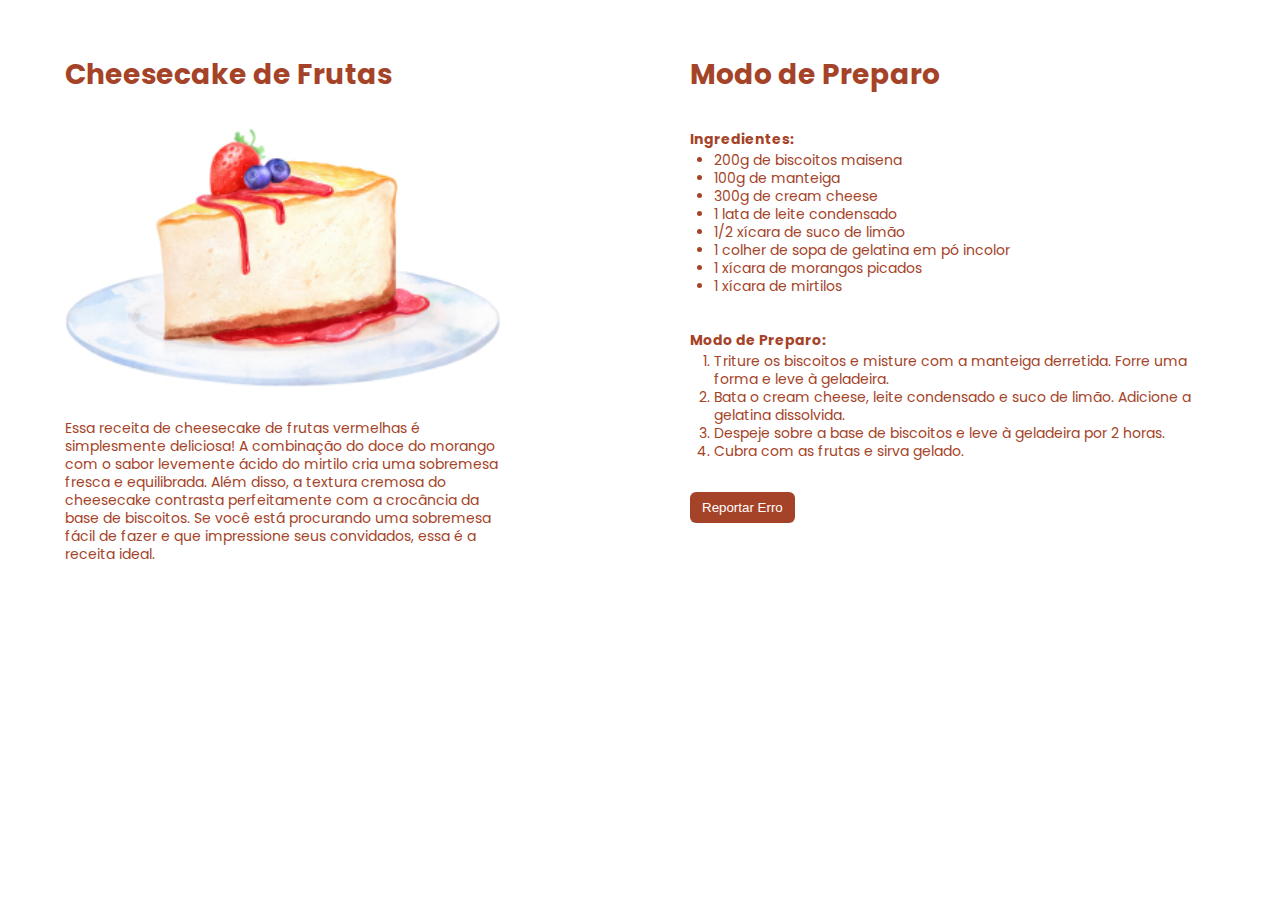
<file: chessecake/index.html>
<!DOCTYPE html>
<html lang="pt-bt">
<head>
    <meta charset="UTF-8">
    <meta name="viewport" content="width=device-width, initial-scale=1.0">
    <title>Chessecake</title>
    <link rel="stylesheet" href="style.css">
    <link rel="preconnect" href="https://fonts.googleapis.com">
    <link rel="preconnect" href="https://fonts.gstatic.com" crossorigin>
    <link href="https://fonts.googleapis.com/css2?family=Poppins:ital,wght@0,100;0,200;0,300;0,400;0,500;0,600;0,700;0,800;0,900;1,100;1,200;1,300;1,400;1,500;1,600;1,700;1,800;1,900&display=swap" rel="stylesheet">
</head>
<body>
    <main>
        <div class="app">
            <h1>Cheesecake de Frutas</h1>
            <img src="./img/bolo.jpg" alt="Fatia do bolo">
            <p>Essa receita de cheesecake de frutas vermelhas é simplesmente deliciosa! A combinação do doce do morango com o sabor levemente ácido do mirtilo cria uma sobremesa fresca e equilibrada. Além disso, a textura cremosa do cheesecake contrasta perfeitamente com a crocância da base de biscoitos. Se você está procurando uma sobremesa fácil de fazer e que impressione seus convidados, essa é a receita ideal.</p>
        </div>
    
        
        <div class="receita">
            <h1>Modo de Preparo</h1>

            <strong>Ingredientes:</strong>
            <ul>
                <li>200g de biscoitos maisena</li>
                <li>100g de manteiga</li>
                <li>300g de cream cheese</li>
                <li>1 lata de leite condensado</li>
                <li>1/2 xícara de suco de limão</li>
                <li>1 colher de sopa de gelatina em pó incolor</li>
                <li>1 xícara de morangos picados</li>
                <li>1 xícara de mirtilos</li>
            </ul>

            <strong>Modo de Preparo:</strong>
            <ol>
                <li>Triture os biscoitos e misture com a manteiga derretida. Forre uma forma e leve à geladeira.</li>
                <li>Bata o cream cheese, leite condensado e suco de limão. Adicione a gelatina dissolvida.</li>
                <li>Despeje sobre a base de biscoitos e leve à geladeira por 2 horas.</li>
                <li>Cubra com as frutas e sirva gelado.</li>
            </ol>
            <button>Reportar Erro</button>

        </div>

    </main>
</body>
</html>
</file>
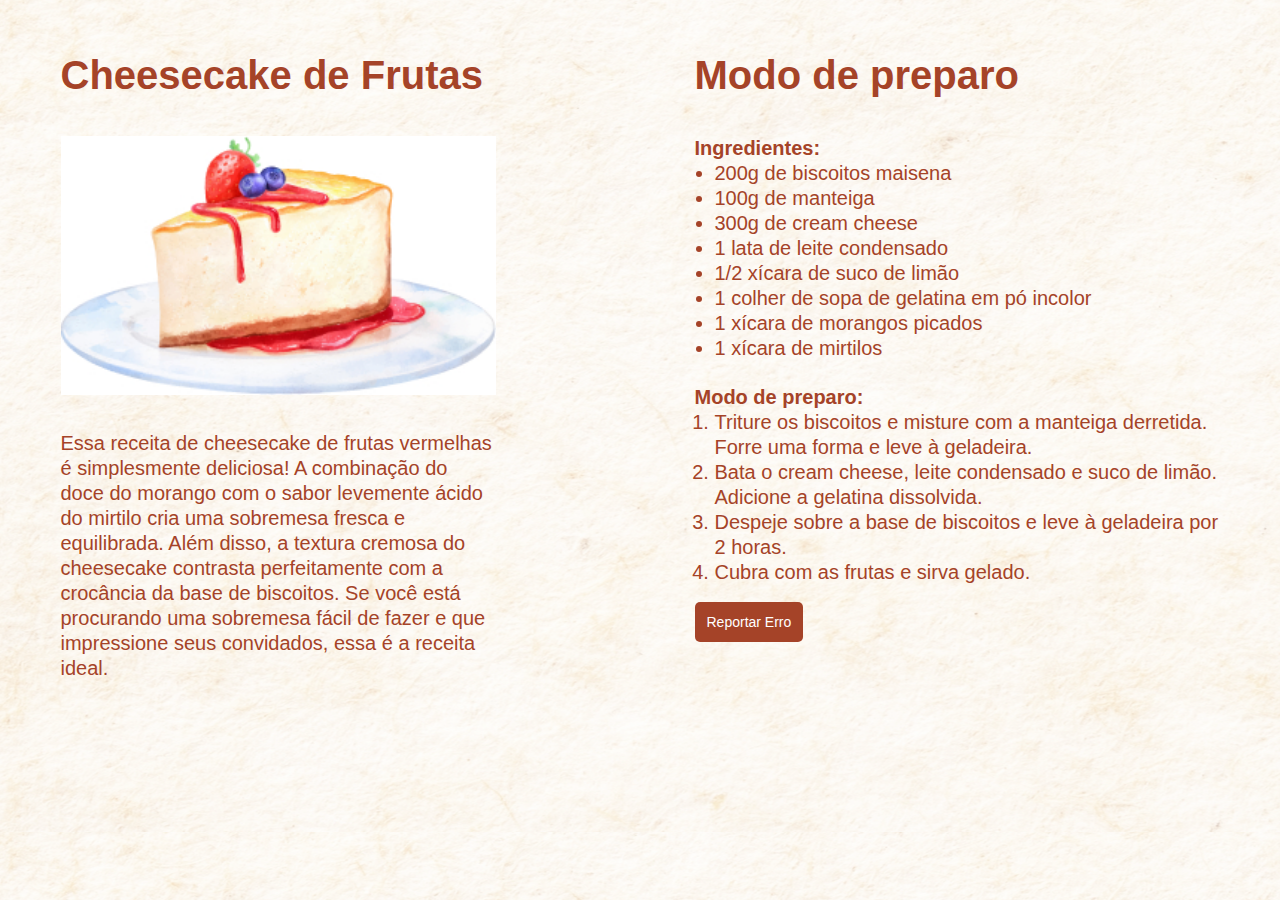
<file: cupcake/index.html>
<!DOCTYPE html>
<html lang="pt-br">
<head>
    <meta charset="UTF-8">
    <meta name="viewport" content="width=device-width, initial-scale=1.0">
    <title>Cheesecake</title>
    <link rel="stylesheet" href="./style.css">
    <link rel="preconnect" href="https://fonts.googleapis.com">
    <link href="https://fonts.googleapis.com/css2?family=Source+Serif+4:wght@400;500;700&display=swap" rel="stylesheet">
    <link rel="preconnect" href="https://fonts.gstatic.com" crossorigin>
</head>
<body>
    <main>

        <div class="recipe">
          <h1>Cheesecake de Frutas</h1>
          <img src="./assets/01.jpg" alt="Imagem de um desenho de bolo de frutas." />
          <p>
            Essa receita de cheesecake de frutas vermelhas é simplesmente
            deliciosa! A combinação do doce do morango com o sabor levemente ácido
            do mirtilo cria uma sobremesa fresca e equilibrada. Além disso, a
            textura cremosa do cheesecake contrasta perfeitamente com a crocância
            da base de biscoitos. Se você está procurando uma sobremesa fácil de
            fazer e que impressione seus convidados, essa é a receita ideal.
          </p>
        </div>
  
        <div class="ingredients">
          <h2>Modo de preparo</h2>
          <strong>Ingredientes:</strong>
          
          <ul>
            <li>200g de biscoitos maisena</li>
            <li>100g de manteiga</li>
            <li>300g de cream cheese</li>
            <li>1 lata de leite condensado</li>
            <li>1/2 xícara de suco de limão</li>
            <li>1 colher de sopa de gelatina em pó incolor</li>
            <li>1 xícara de morangos picados</li>
            <li>1 xícara de mirtilos</li>
          </ul>
  
          <strong>Modo de preparo:</strong>
          
          <ol>
            <li>
              Triture os biscoitos e misture com a manteiga derretida. Forre uma
              forma e leve à geladeira.
            </li>
            <li>
              Bata o cream cheese, leite condensado e suco de limão. Adicione a
              gelatina dissolvida.
            </li>
            <li>
              Despeje sobre a base de biscoitos e leve à geladeira por 2 horas.
            </li>
            <li>Cubra com as frutas e sirva gelado.</li>
          </ol>
  
          <button>Reportar Erro</button>
        </div>

      </main>
</body>
</html>
</file>
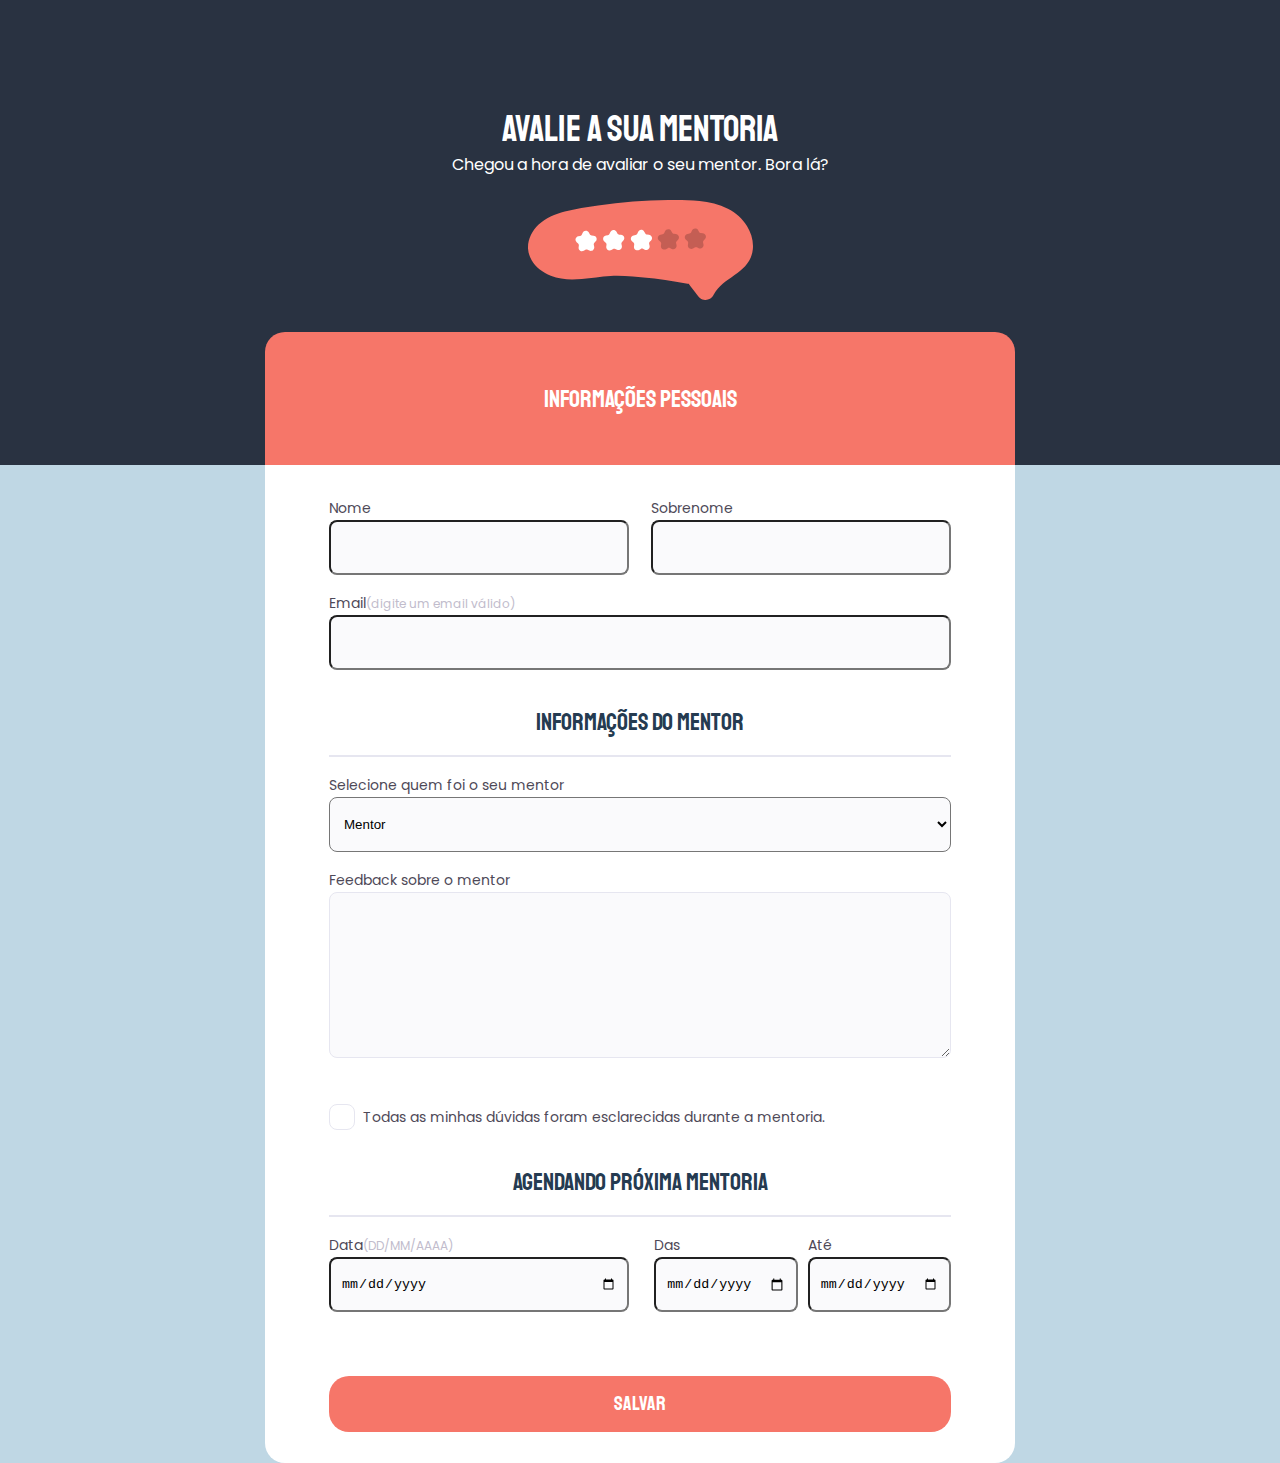
<file: desafio/index.html>
<!DOCTYPE html>
<html lang="pt-br">
<head>
    <meta charset="UTF-8">
    <meta name="viewport" content="width=device-width, initial-scale=1.0">
    <title>Desafio</title>
    <link rel="stylesheet" href="style.css">
    <link rel="preconnect" href="https://fonts.googleapis.com">
    <link rel="preconnect" href="https://fonts.gstatic.com" crossorigin>
    <link href="https://fonts.googleapis.com/css2?family=Poppins&family=Staatliches&display=swap" rel="stylesheet">
</head>
<body>

    <header>

        <section>
            <h1>avalie a sua mentoria</h1>
            <p>Chegou a hora de avaliar o seu mentor. Bora lá?</p>
            <img src="img1.svg" alt="avaliacao-estrelas">
        
            <div class="footer-form">
                <h1>Informações pessoais</h1>
            </div>
        </section>

    </header>

    <main>
        <form id="form">
            
            <fieldset>
                <div class="fieldset-wrapper">

                    <div class="input-group">

                        <div class="input-nome">
                            <label for="nome">Nome</label>
                            <input type="text" name="" id="nome">
                        </div>

                        <div class="input-nome">
                            <label for="sobrenome">Sobrenome</label>
                            <input type="text" name="" id="sobrenome">
                        </div>

                    </div>
                    
                    <div class="input-wrapper">
                        <label for="email">Email<span>(digite um email válido)</span></label>
                        <input type="text" name="" id="email">
                    </div>
                </div>
            </fieldset>

            <fieldset>
                <div class="fieldset-wrapper">
                    <legend>Informações do mentor</legend>
                    <div class="separador"></div>

                    <div class="input-wrapper">
                        <label for="mentor">Selecione quem foi o seu mentor</label>
                        <select id="mentor">
                            <option>Mentor</option>
                            <option><span>Marcos</span></option>
                            <option><span>Bruno</span></option>
                        </select>
                    </div>

                    <div class="input-wrapper">
                        <label for="feedback">Feedback sobre o mentor</label>
                        <textarea></textarea>
                    </div>

                    <div class="checkbox-wrapper">
                        <input type="checkbox" name="" id="duvidas">
                        <label for="duvidas">Todas as minhas dúvidas foram esclarecidas durante a mentoria.</label>
                    </div>

                </div>
            </fieldset>

            <fieldset>
                <div class="fieldset-wrapper">
                    <legend>Agendando próxima mentoria</legend>
                    <div class="separador"></div>

                    <div class="group-date">

                        <div class="input-data">
                            <label for="data">Data<span>(DD/MM/AAAA)</span></label>
                            <input type="date" name="" id="data">
                        </div>

                        <div class="input-hour">
                            <label for="das">Das</label>
                            <input type="date" name="" id="das">
                        </div>

                        <div class="input-hour">
                            <label for="ate">Até</label>
                            <input type="date" name="" id="ate">
                        </div>

                    </div>

                </div>
            </fieldset>

            <div class="submit-wrapper">
                <input type="submit" value="salvar" id="enviar">
            </div>

        </form>
    </main>
</body>
</html>
</file>
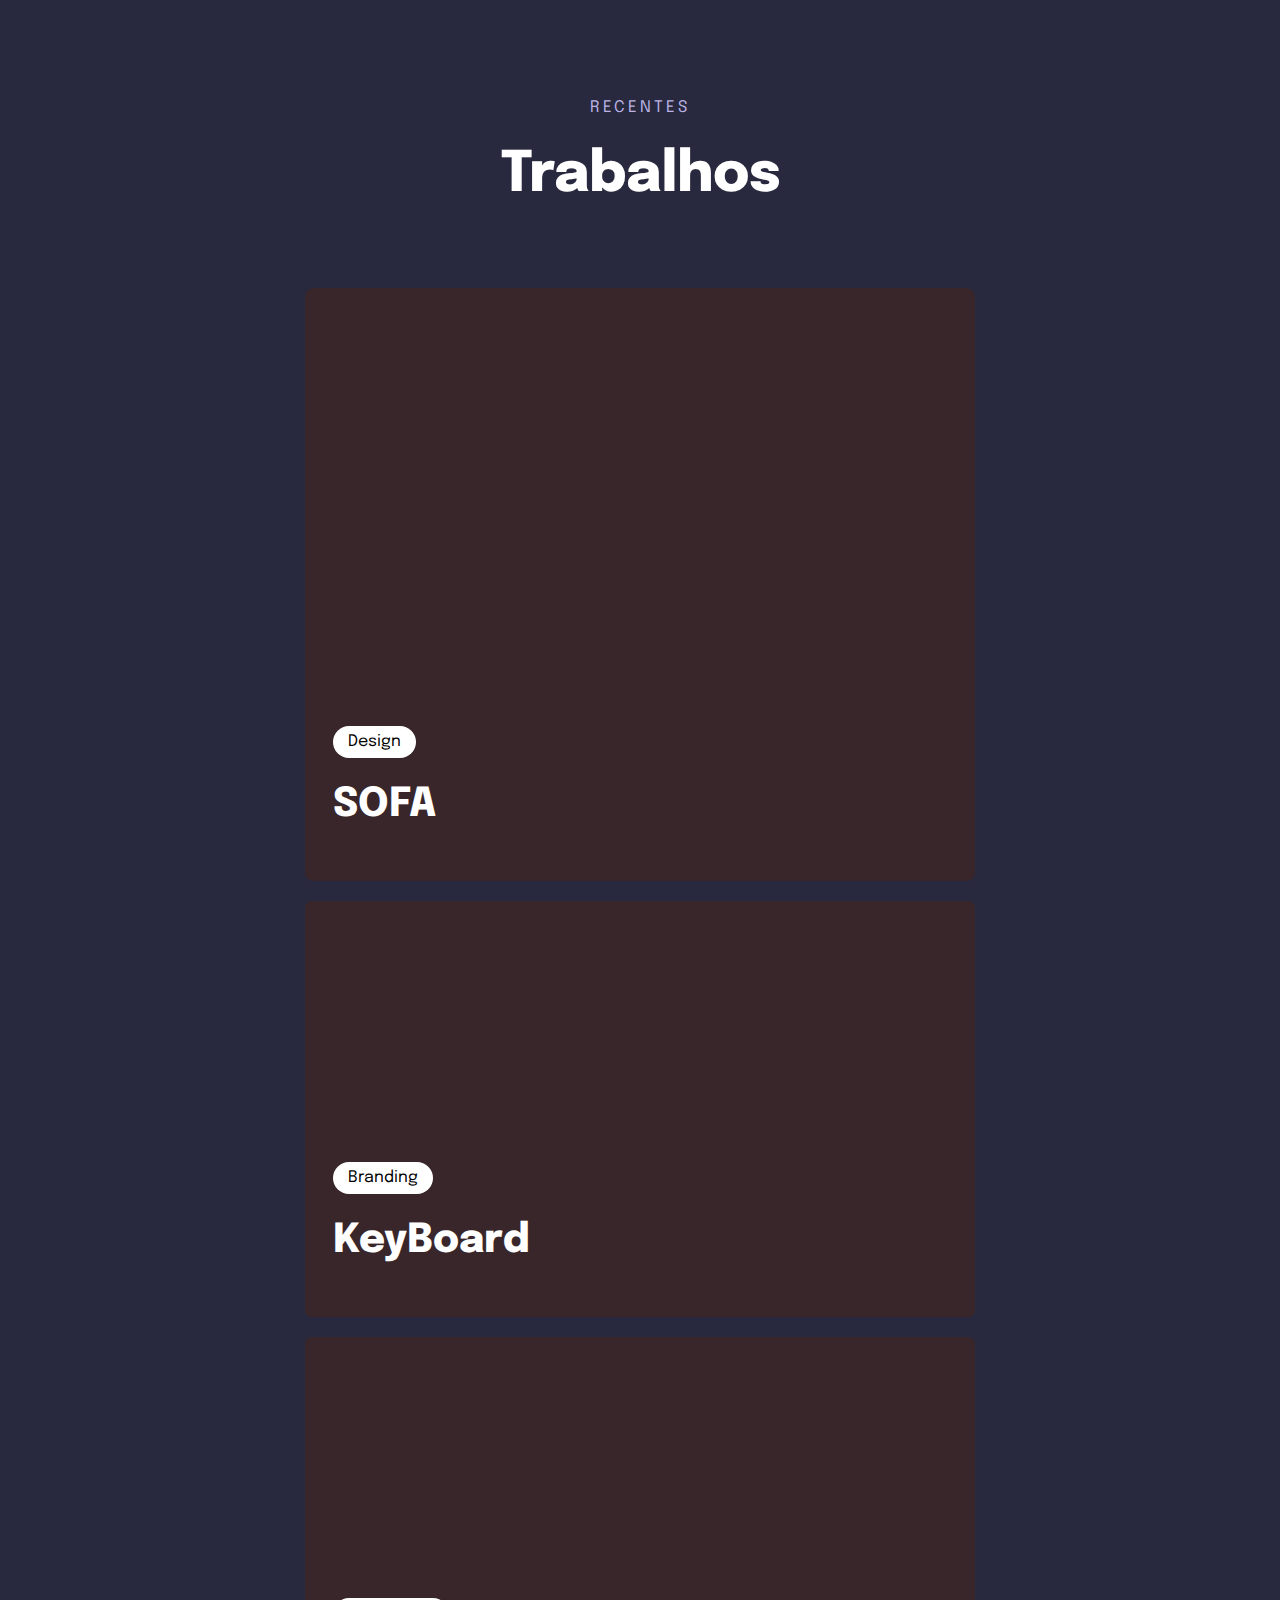
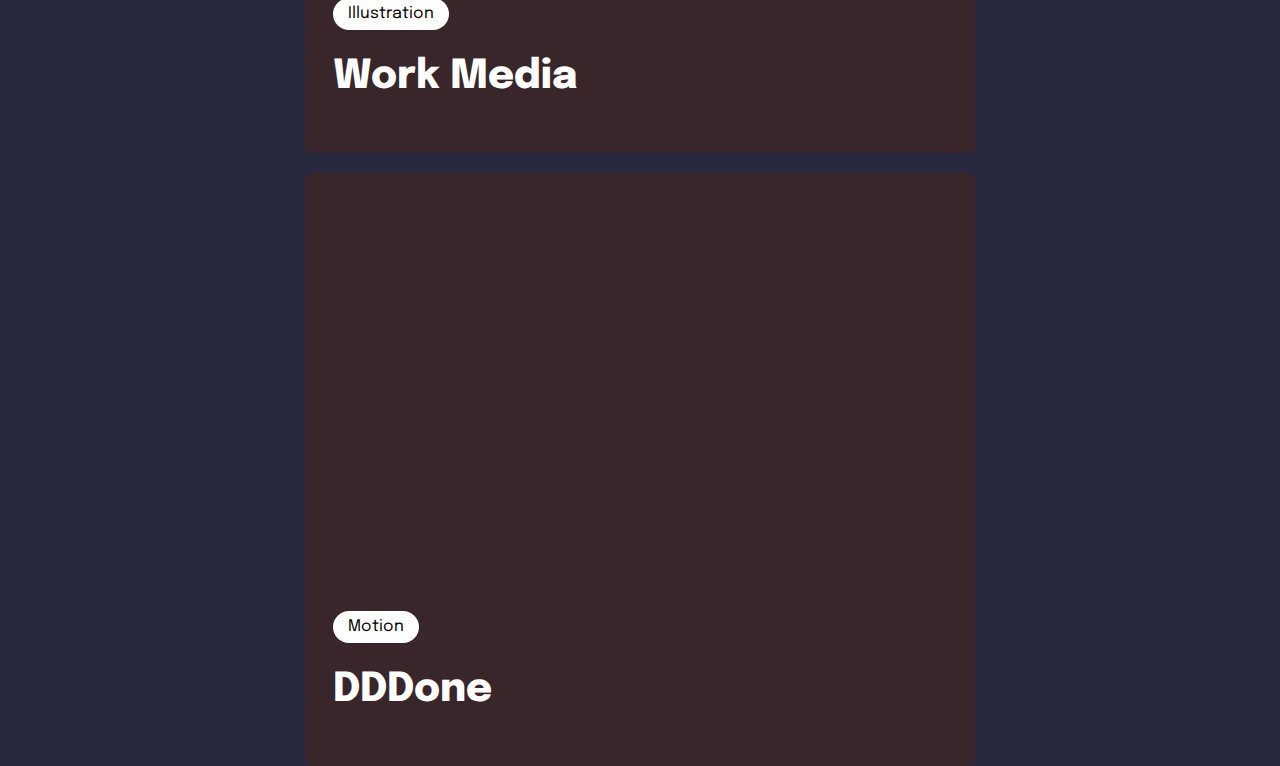
<file: desafio2 n acabei/index.html>
<!DOCTYPE html>
<html lang="pt-br">
<head>
    <meta charset="UTF-8">
    <link rel="preconnect" href="https://fonts.googleapis.com">
    <meta name="viewport" content="width=device-width, initial-scale=1.0">
    <title>Desafio 2</title>
    <link rel="stylesheet" href="style.css">
    <link rel="preconnect" href="https://fonts.gstatic.com" crossorigin>
    <link href="https://fonts.googleapis.com/css2?family=Epilogue:wght@400;800&display=swap" rel="stylesheet">
</head>
<body>
    <div class="app">

        <header>
            <p>RECENTES</p>
            <h1>Trabalhos</h1>
        </header>

        <main>

            <div class="item">
                <img src="./assets/00.png" alt="">
                <h2><span>Design</span>SOFA</h2>
            </div>

            <div class="item">
                <img src="./assets/01.png" alt="">
                <h2><span>Branding</span>KeyBoard</h2>
            </div>

            <div class="item">
                <img src="./assets/02.png" alt="">
                <h2><span>Illustration</span>Work Media</h2>
            </div>

            <div class="item">
                <img src="./assets/03.png" alt="">
                <h2><span>Motion</span>DDDone</h2>
            </div>

        </main>
    </div>
</body>
</html>
</file>
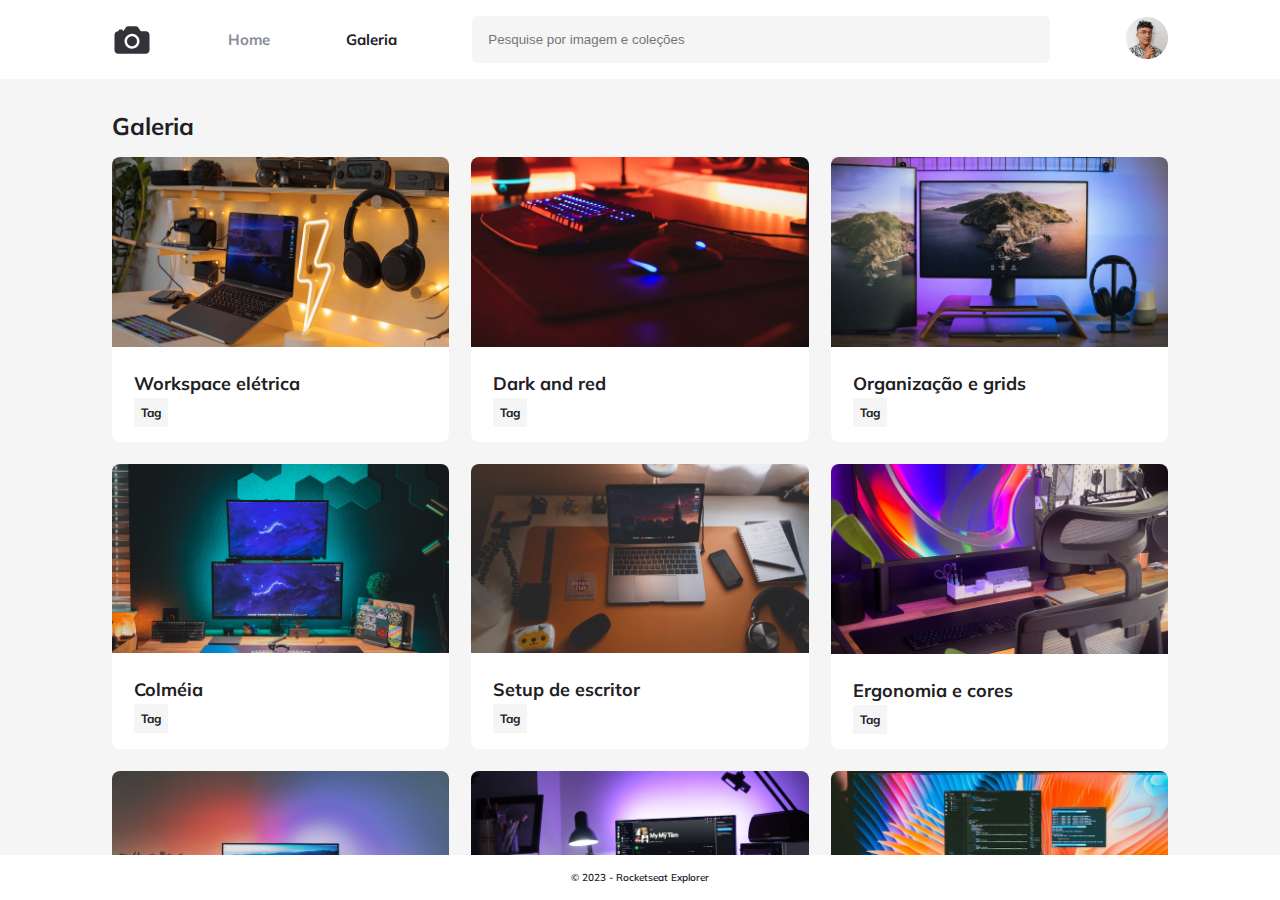
<file: fotoBlog/index.html>
<!DOCTYPE html>
<html lang="pt-br">
<head>
    <meta charset="UTF-8">
    <meta name="viewport" content="width=device-width, initial-scale=1.0">
    <link rel="preconnect" href="https://fonts.googleapis.com">
    <link rel="preconnect" href="https://fonts.gstatic.com" crossorigin>
    <title>Fotoblog</title>
    <link rel="stylesheet" href="./style.css">
    <link href="https://fonts.googleapis.com/css2?family=Mulish:ital,wght@0,700;1,400;1,600&display=swap" rel="stylesheet">
</head>
<body>
    <div id="app">

        <header class="content">
            
            <nav>
                <img src="./assets/camera.svg" alt="Imagem camera">
                
                <ul>
                    <li><a href="#"><h2><span>Home</span></h2></a></li>
                    <li><a href="#"><h2>Galeria</h2></a></li>
                </ul>
            </nav>
            
            <form action="">
                <div class="input-wrapper">
                    <label for="search">Pesquise por imagem e coleções</label>
                    <input type="text" id="search" placeholder="Pesquise por imagem e coleções">
                </div>
            </form>
            
            <a href="#"><img src="./assets/Jojo.png" alt="foto de perfil"></a>
        </header>
        
        <main>
            <div class="content">
                <h1>Galeria</h1>
                
                <section class="galery">
                    
                    <figure class="item">
                        <img src="./assets/01.png" alt="">
                        <figcaption class="details">
                            <h2>Workspace elétrica</h2>
                            <div class="tags">
                                <span>Tag</span>
                            </div>
                        </figcaption>
                    </figure>
                
                    <figure class="item">
                        <img src="./assets/02.png" alt="">
                        <figcaption class="details">
                            <h2>Dark and red</h2>
                            <div class="tags">
                                <span>Tag</span>
                            </div>
                        </figcaption>
                    </figure>
                
                    <figure class="item">
                        <img src="./assets/03.png" alt="">
                        <figcaption class="details">
                            <h2>Organização e grids</h2>
                            <div class="tags">
                                <span>Tag</span>
                            </div>
                        </figcaption>
                    </figure>
                
                    <figure class="item">
                        <img src="./assets/04.png" alt="">
                        <figcaption class="details">
                            <h2>Colméia</h2>
                            <div class="tags">
                                <span>Tag</span>
                            </div>
                        </figcaption>
                    </figure>
                
                    <figure class="item">
                        <img src="./assets/05.png" alt="">
                        <figcaption class="details">
                            <h2>Setup de escritor</h2>
                            <div class="tags">
                                <span>Tag</span>
                            </div>
                        </figcaption>
                    </figure>

                    <figure class="item">
                        <img src="./assets/06.png" alt="">
                        <figcaption class="details">
                            <h2>Ergonomia e cores</h2>
                            <div class="tags">
                                <span>Tag</span>
                            </div>
                        </figcaption>
                    </figure>

                    <figure class="item">
                        <img src="./assets/07.png" alt="">
                        <figcaption class="details">
                            <h2>Show de luzes</h2>
                            <div class="tags">
                                <span>Tag</span>
                            </div>
                        </figcaption>
                    </figure>

                    <figure class="item">
                        <img src="./assets/08.png" alt="">
                        <figcaption class="details">
                            <h2>Deep purple</h2>
                            <div class="tags">
                                <span>Tag</span>
                            </div>
                        </figcaption>
                    </figure>

                    <figure class="item">
                        <img src="./assets/09.png" alt="">
                        <figcaption class="details">
                            <h2>Multi-Screen</h2>
                            <div class="tags">
                                <span>Tag</span>
                            </div>
                        </figcaption>
                    </figure>
                
                </section>
            </div>
        </main>
    
        <footer class="content">
        <p>© 2023 - Rocketseat Explorer</p>
        </footer>
    </div>
</body>
</html>
</file>
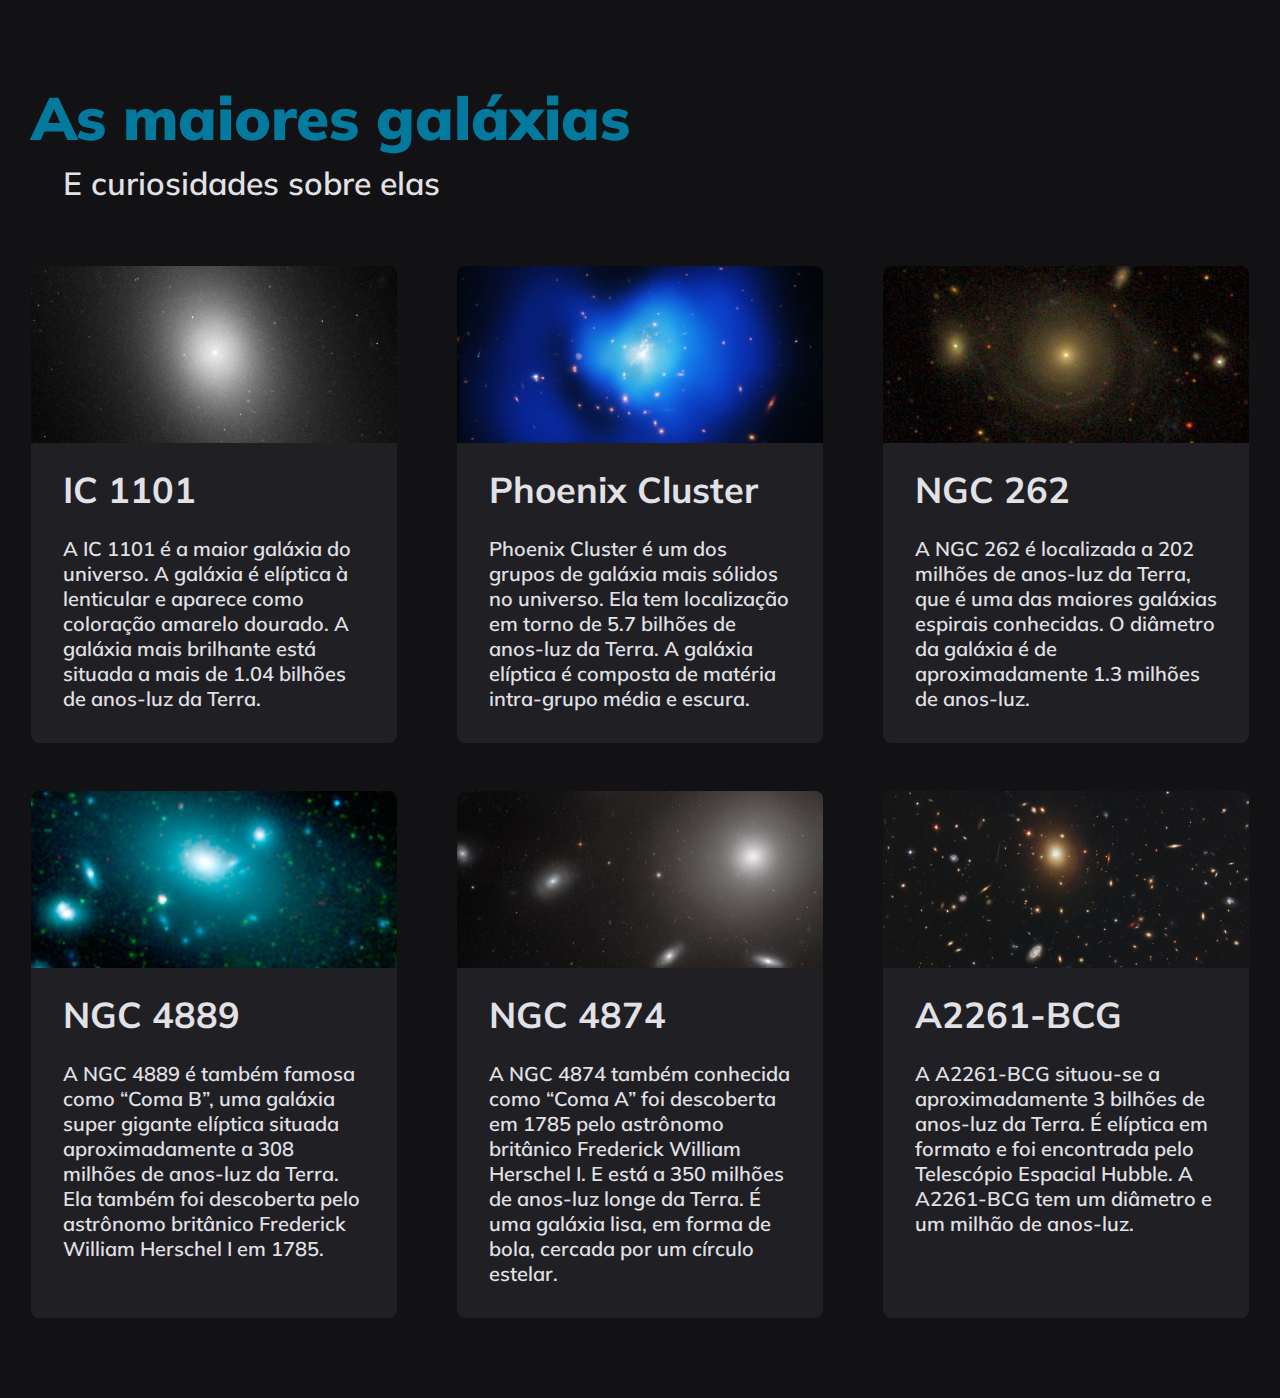
<file: galaxies/index.html>
<!DOCTYPE html>
<html lang="pt-br">
<head>
    <meta charset="UTF-8">
    <meta name="viewport" content="width=device-width, initial-scale=1.0">
    <title>Galaxies</title>
    <link rel="preconnect" href="https://fonts.googleapis.com">
    <link rel="preconnect" href="https://fonts.gstatic.com" crossorigin>
    <link href="https://fonts.googleapis.com/css2?family=Mulish:wght@600;900&display=swap" rel="stylesheet">
    <link rel="stylesheet" href="./style.css">
</head>
<body>

    <header>
        <h1>As maiores galáxias</h1>
        <p>E curiosidades sobre elas</p>
    </header>

    <main>
    
        <div class="card">
            <img src="./assets/01.svg" alt="IC 1101">
            <h2>IC 1101</h2>
            <p>A IC 1101 é a maior galáxia do universo. A galáxia é elíptica à lenticular e aparece como coloração
                 amarelo dourado. A galáxia mais brilhante está situada a mais de 1.04 bilhões de anos-luz da Terra. </p>
        </div>

        <div class="card">
            <img src="./assets/02.png" alt="Phoenix Cluster">
            <h2>Phoenix Cluster</h2>
            <p>Phoenix Cluster é um dos grupos de galáxia mais sólidos no universo. Ela tem localização em torno de 5.7 bilhões de anos-luz da Terra. 
                A galáxia elíptica é composta de matéria intra-grupo média e escura. </p>
        </div>

        <div class="card">
            <img src="./assets/03.png" alt="NGC 262">
            <h2>NGC 262</h2>
            <p>A NGC 262 é localizada a 202 milhões de anos-luz da Terra, que é uma das maiores galáxias espirais conhecidas. 
                O diâmetro da galáxia é de aproximadamente 1.3 milhões de anos-luz.  </p>
        </div>

        <div class="card">
            <img src="./assets/04.png" alt="NGC 4889">
            <h2>NGC 4889</h2>
            <p>A NGC 4889 é também famosa como “Coma B”, uma galáxia super gigante elíptica situada aproximadamente a 308 milhões de anos-luz da Terra. 
                Ela também foi descoberta pelo astrônomo britânico Frederick William Herschel I em 1785. </p>
        </div>

        <div class="card">
            <img src="./assets/05.png" alt="NGC 4874">
            <h2>NGC 4874</h2>
            <p>A NGC 4874 também conhecida como “Coma A” foi descoberta em 1785 pelo astrônomo britânico Frederick William Herschel I. E está a 350 milhões de anos-luz longe da Terra. 
                É uma galáxia lisa, em forma de bola, cercada por um círculo estelar. </p>
        </div>

        <div class="card">
            <img src="./assets/06.png" alt="A2261-BCG">
            <h2>A2261-BCG</h2>
            <p>A A2261-BCG situou-se a aproximadamente 3 bilhões de anos-luz da Terra. É elíptica em formato e foi encontrada pelo Telescópio Espacial Hubble. 
                A A2261-BCG tem um diâmetro e um milhão de anos-luz. </p>
        </div>

    </main>

</body>
</html>
</file>
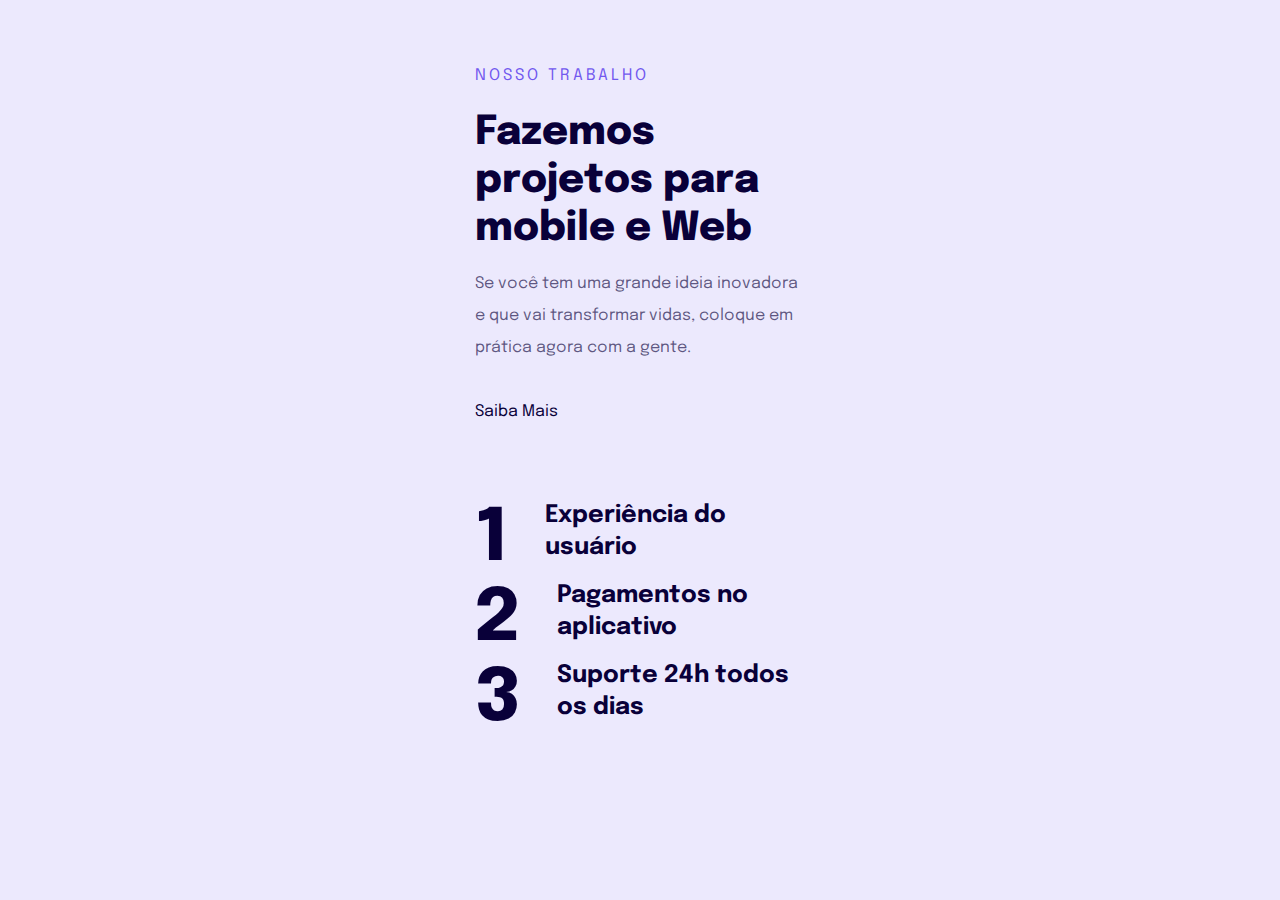
<file: MobileFist/index.html>
<!DOCTYPE html>
<html lang="pt-br">
<head>
    <meta charset="UTF-8">
    <meta name="viewport" content="width=device-width, initial-scale=1.0">
    <link rel="preconnect" href="https://fonts.googleapis.com">
    <link rel="preconnect" href="https://fonts.gstatic.com" crossorigin>
    <link href="https://fonts.googleapis.com/css2?family=Epilogue:ital,wght@0,100..900;1,100..900&display=swap" rel="stylesheet">
    <link rel="stylesheet" href="style.css">
    <title>Mobile first</title>
</head>
<body>
    <main>
        <p>NOSSO TRABALHO</p>
        <h1>Fazemos projetos para mobile e Web</h1>
        <p>Se você tem uma grande ideia inovadora e que vai transformar vidas, coloque em prática agora com a gente.</p>
        <a href="#">Saiba Mais</a>

        <ul>
            <li><span>1</span>Experiência do usuário</li>
            <li><span>2</span>Pagamentos no aplicativo</li>
            <li><span>3</span>Suporte 24h todos os dias</li>
        </ul>
    </main>
</body>
</html>
</file>
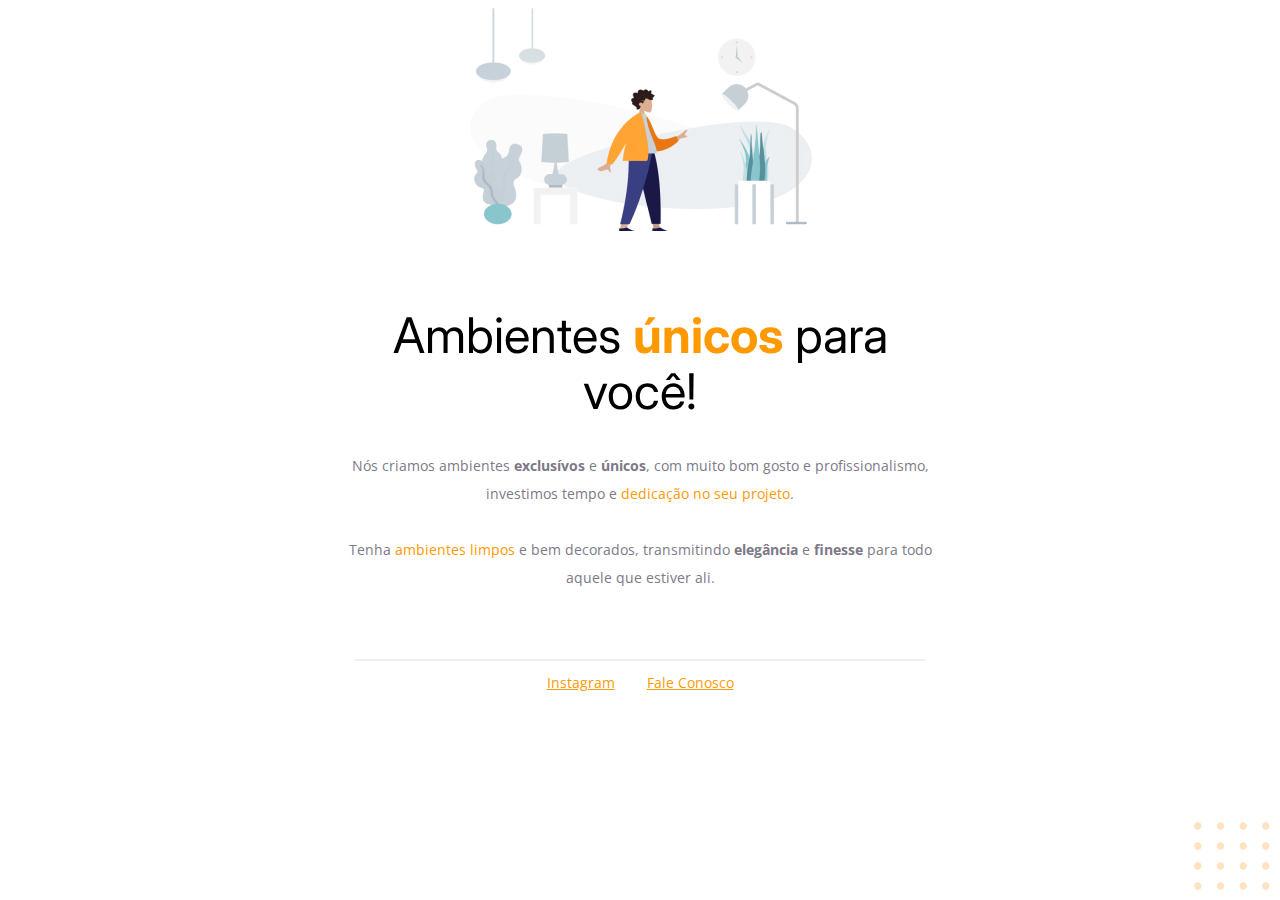
<file: projeto 01/index.html>
<!DOCTYPE html>
<html lang="pt-br">
    <head>
        <link rel="preconnect" href="https://fonts.googleapis.com">
        <link rel="preconnect" href="https://fonts.gstatic.com" crossorigin>

        <meta charset="UTF-8">
        <meta name="viewport" content="width=device-width, initial-scale=1.0">

        <title>Móveis</title>

        <link href="https://fonts.googleapis.com/css2?family=Inter:wght@400;700&family=Open+Sans:wght@400;700&display=swap" rel="stylesheet">

        <link rel="stylesheet" href="estilo.css">
    </head>

    <body>
        <div id="hero">
            <img src="img/image 1.jpg" alt="Pessoa">

            <h1>Ambientes <span>únicos</span> para você!</h1>

            <p>
                Nós criamos ambientes <strong>exclusívos</strong> e <strong>únicos</strong>, 
                com muito bom gosto e profissionalismo, 
                investimos tempo e <span>dedicação no seu projeto</span>. 
            <br>
            <br>
                Tenha <span>ambientes limpos</span> e bem decorados, 
                transmitindo <strong>elegância</strong> e <strong>finesse</strong> 
                para todo aquele que estiver ali.
            </p>

        </div>

        <div id="footer">
            <div id="line"></div>
            <a target="_blank" href="https://www.instagram.com/paulo.warmling/">Instagram</a>
            <a target="_blank" href="https://www.instagram.com/paulo.warmling/">Fale Conosco</a>
        </div>

        <img id="bola" src="img/balls-decoration.svg" alt="Bolas decorativas"/>
    </body>
</html>
</file>
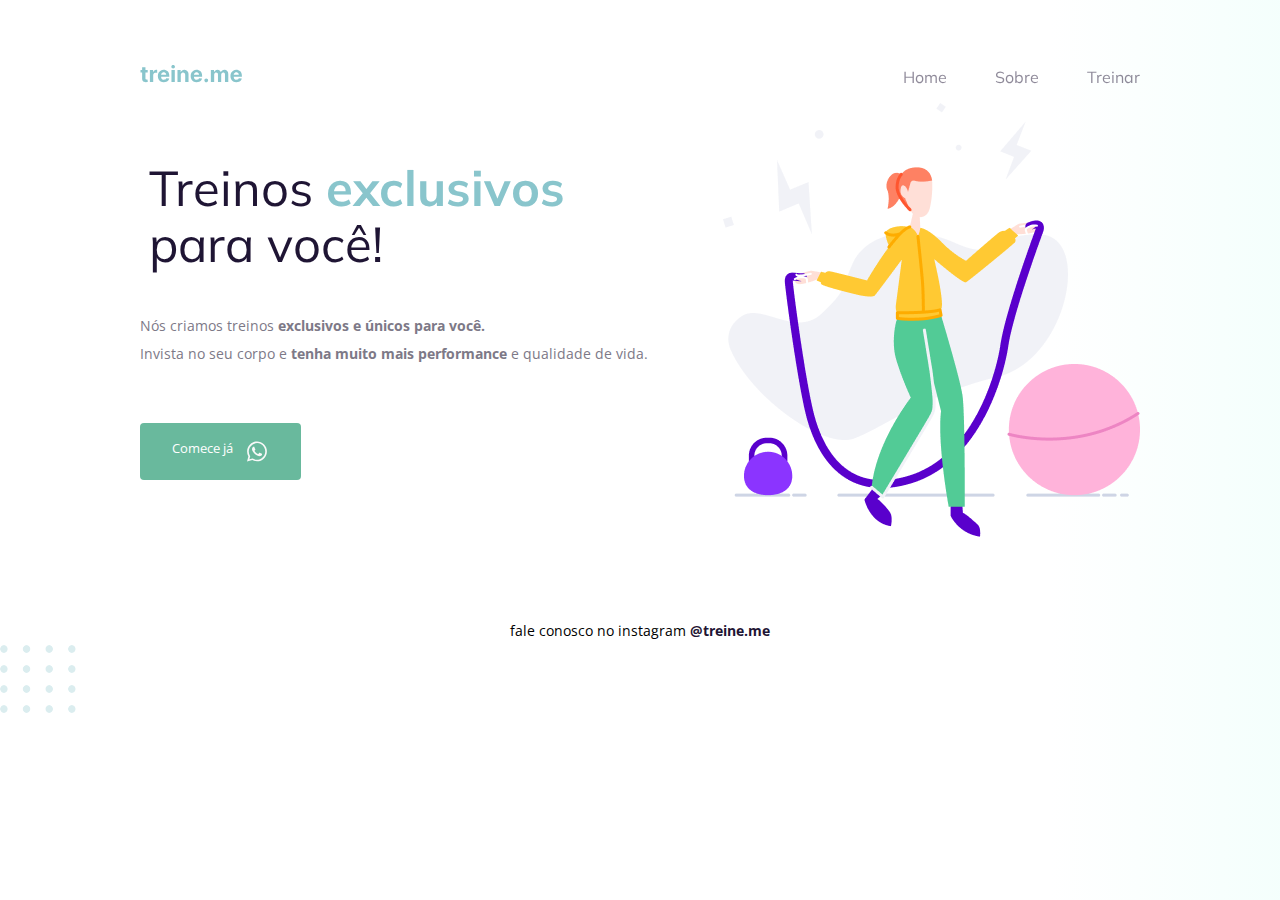
<file: projeto 02/index.html>
<!DOCTYPE html>
<html lang="pt-br">
  <head>
    <link rel="preconnect" href="https://fonts.googleapis.com">
    <link rel="preconnect" href="https://fonts.gstatic.com" crossorigin>

    <meta charset="UTF-8" />
    <meta name="viewport" content="width=device-width, initial-scale=1.0" />
    <title>Treine me</title>

    <link href="https://fonts.googleapis.com/css2?family=Mulish:wght@400;700&family=Open+Sans:wght@400;700&display=swap" rel="stylesheet">

    <link rel="stylesheet" href="style.css">

  </head>
  <body>
    <div class="page">
      <nav>
        <a id="logo" href="#">
          <img src="images/logo.svg" alt="Treine.me"/>
        </a>
        <ul>
          <li><a href="#">Home</a></li>
          <li><a href="#">Sobre</a></li>
          <li><a href="#">Treinar</a></li>
        </ul>
      </nav>

      <main>

        <section>
          <h1>Treinos <span>exclusivos</span> para você!</h1>
          <p>
            Nós criamos treinos <strong>exclusivos e únicos para você.</strong></br>
            Invista no seu corpo e <strong>tenha muito mais performance</strong> e qualidade de vida.
          </p>
          <button>
            Comece já
            <img src="images/whats.svg" alt="Ícone do whatsapp">  
          </button>
        </section>

        <img src="images/img.png" alt="Desenho de uma mulher pulando corta numa academia.">
        
      </main>

      <footer>
          fale conosco no instagram <a href="https://instagram.com/treineme" target="_blank">@treine.me</a>
      </footer>
    </div>

    <img id="balls" src="images/balls.svg" alt="Bolinhas decorativas verdes no canto inferior direito da página.">

  </body>
</html>
</file>
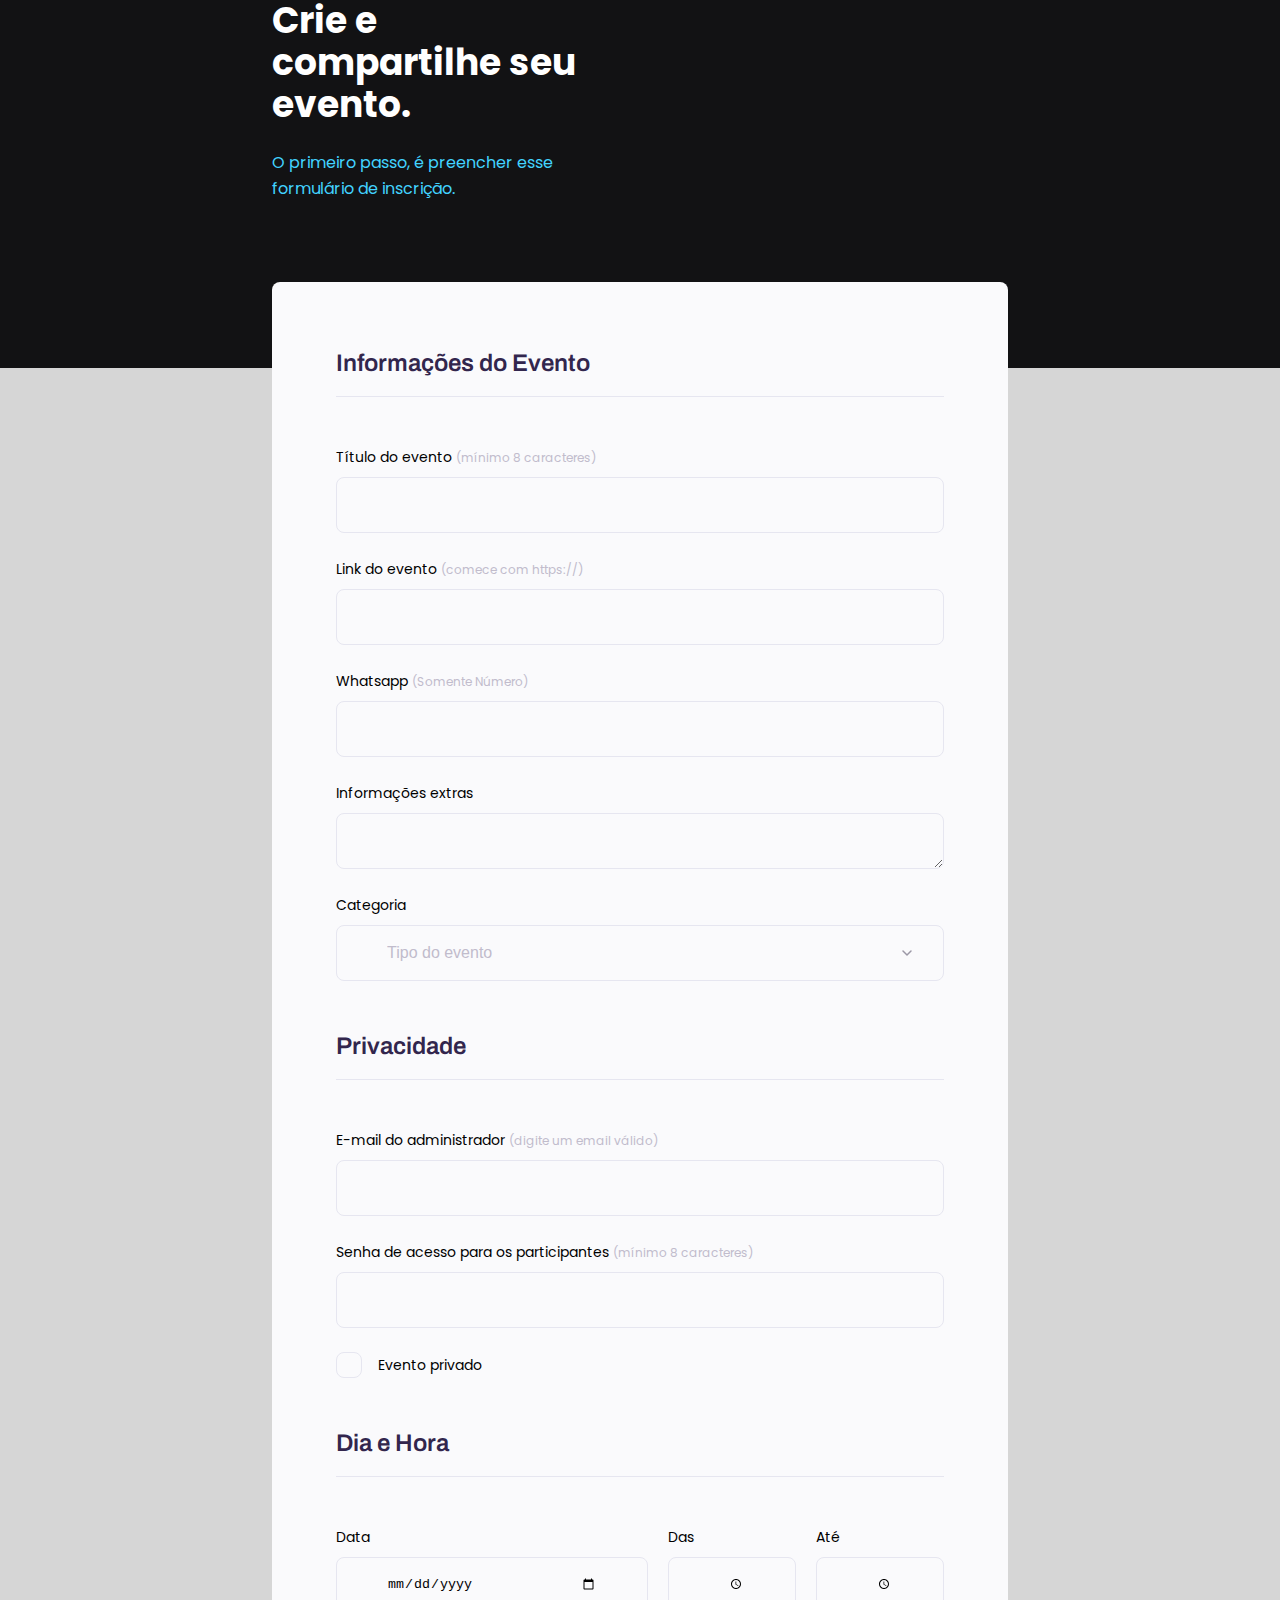
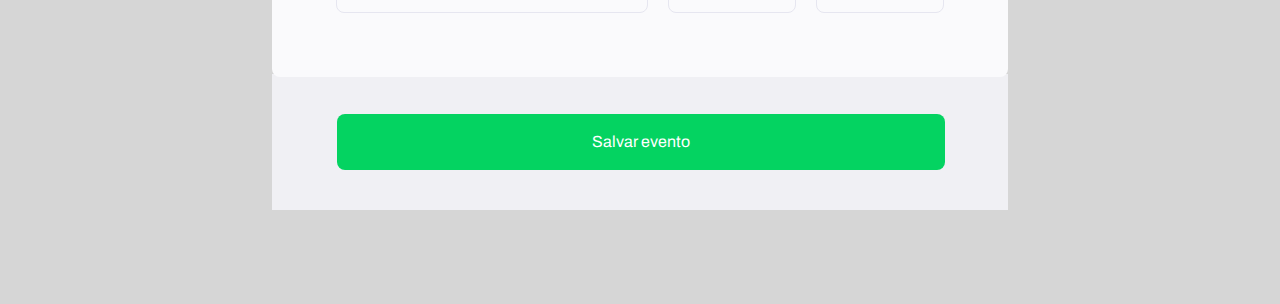
<file: projeto 03/index.html>
<!DOCTYPE html>
<html lang="pt-br">
<head>
    <meta charset="UTF-8">
    <meta name="viewport" content="width=device-width, initial-scale=1.0">
    <link rel="preconnect" href="https://fonts.googleapis.com">
    <link rel="preconnect" href="https://fonts.gstatic.com" crossorigin>
    <link href="https://fonts.googleapis.com/css2?family=Archivo:wght@600;700&family=Poppins&display=swap" rel="stylesheet">
    <title>Formulário</title>
    <link rel="stylesheet" href="style.css">
</head>
<body>

    <div class="fundo-preto">
        <header>
            <section>
                <h1>Crie e compartilhe seu evento.</h1>
                <p>O primeiro passo, é preencher esse formulário de inscrição.</p>
            </section>
        </header>
    </div>

    <main>

        <div class="fundo-branco">
            <form id="form">
                <fieldset>
                    <div class="fieldset-wrapper">
                        <legend>Informações do Evento</legend>
                        
                        <div class="input-wrapper">
                            <label for="event-title">Título do evento <span>(mínimo 8 caracteres)</span></label>
                            <input type="text" name="" id="event-title" minlength="8" required>
                        </div>

                        <div class="input-wrapper">
                            <label for="event-link">Link do evento <span>(comece com https://)</span></label>
                            <input type="url" name="" id="event-link">
                        </div>

                        <div class="input-wrapper">
                            <label for="event-whatsapp">Whatsapp <span>(Somente Número)</span></label>
                            <input type="number" name="" id="event-whatsapp" required>
                        </div>

                        <div class="input-wrapper">
                            <label for="event-info">Informações extras</label>
                            <textarea></textarea>
                        </div>

                        <div class="input-wrapper">
                            <label for="event-info">Categoria</label>
                            <select>
                                <option>Tipo do evento</option>
                                <option>Evento 01</option>
                                <option>Evento 02</option>
                                <option>Evento 03</option>
                            </select>
                        </div>
                        
                    </div>
                </fieldset>

                <fieldset>
                    <div class="fieldset-wrapper">
                        <legend>Privacidade</legend>

                        <div class="input-wrapper">
                            <label for="privacy-email">E-mail do administrador <span>(digite um email válido)</span></label>
                            <input type="email" name="" id="privacy-email">
                        </div>

                        <div class="input-wrapper">
                            <label for="privacy-password">Senha de acesso para os participantes <span>(mínimo 8 caracteres)</span></label>
                            <input type="password" name="" id="privacy-password">
                        </div>

                        <div class="checkbox-wrapper">
                            <input type="checkbox" name="" id="privacy-event">
                            <label for="privacy-event">Evento privado</label>
                        </div>

                    </div>
                </fieldset>

                <fieldset>
                    <div class="fieldset-wrapper">
                        <legend>Dia e Hora</legend>

                        <div class="data">

                            <div class="input-wrapper">
                                <label for="event-day">Data</label>
                                <input type="date" name="" id="event-day">
                            </div>

                            <div class="input-wrapper">
                                <label for="event-firstTime">Das</label>
                                <input type="time" name="" id="event-firstTime">
                            </div>

                            <div class="input-wrapper">
                                <label for="event-lastTime">Até</label>
                                <input type="time" name="" id="event-lastTime">
                            </div>

                        </div>
                        
                    </div>
                </fieldset>
            </form>
        </div>
    
    </main>

    <footer>
        <div class="botao-wrapper">
            <input type="submit" name="" id="enviar" value="Salvar evento" form="form">
        </div>
    </footer>
    
</body>
</html>
</file>
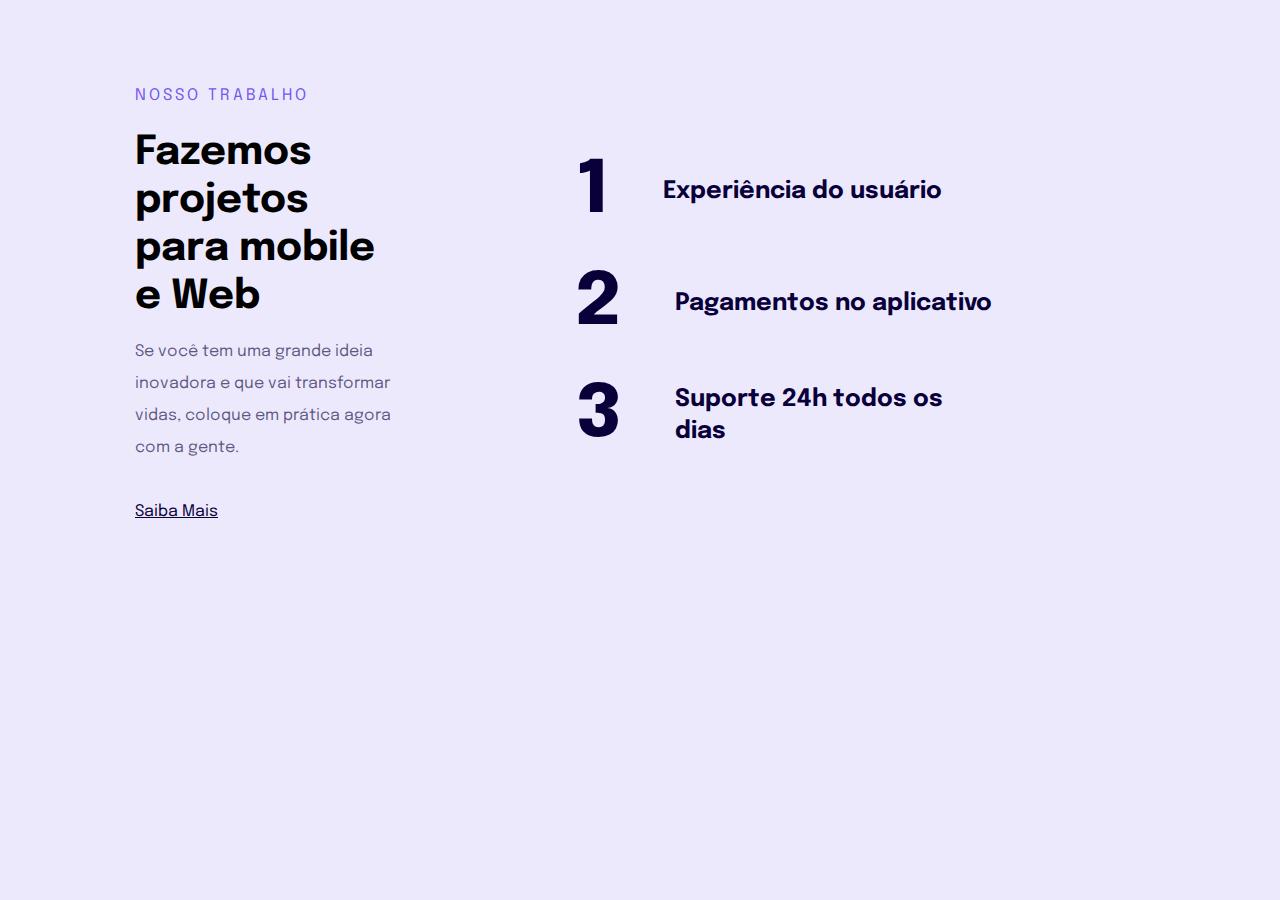
<file: projeto04/index.html>
<!DOCTYPE html>
<html lang="en">
<head>
    <meta charset="UTF-8">
    <meta name="viewport" content="width=device-width, initial-scale=1.0">
    <title>Mobile-First</title>
    <link rel="stylesheet" href="style.css">
    <link rel="preconnect" href="https://fonts.googleapis.com">
    <link rel="preconnect" href="https://fonts.gstatic.com" crossorigin>
    <link href="https://fonts.googleapis.com/css2?family=Epilogue&display=swap" rel="stylesheet">
</head>
<body>

    <main>

        <div class="page">

            <p>nosso trabalho</p>
            
            <h1>
                Fazemos projetos para
                mobile e Web
            </h1>
            
            <p>Se você tem uma grande ideia inovadora e que vai transformar vidas, coloque em prática agora com a gente.</p>
            
            <a href="#">Saiba Mais</a>

        </div>
        
        <ul>
            <li><span>1</span>Experiência do usuário</li>
            <li><span>2</span>Pagamentos no aplicativo</li>
            <li><span>3</span>Suporte 24h todos os dias</li>
        </ul>

    </main>

</body>
</html>
</file>
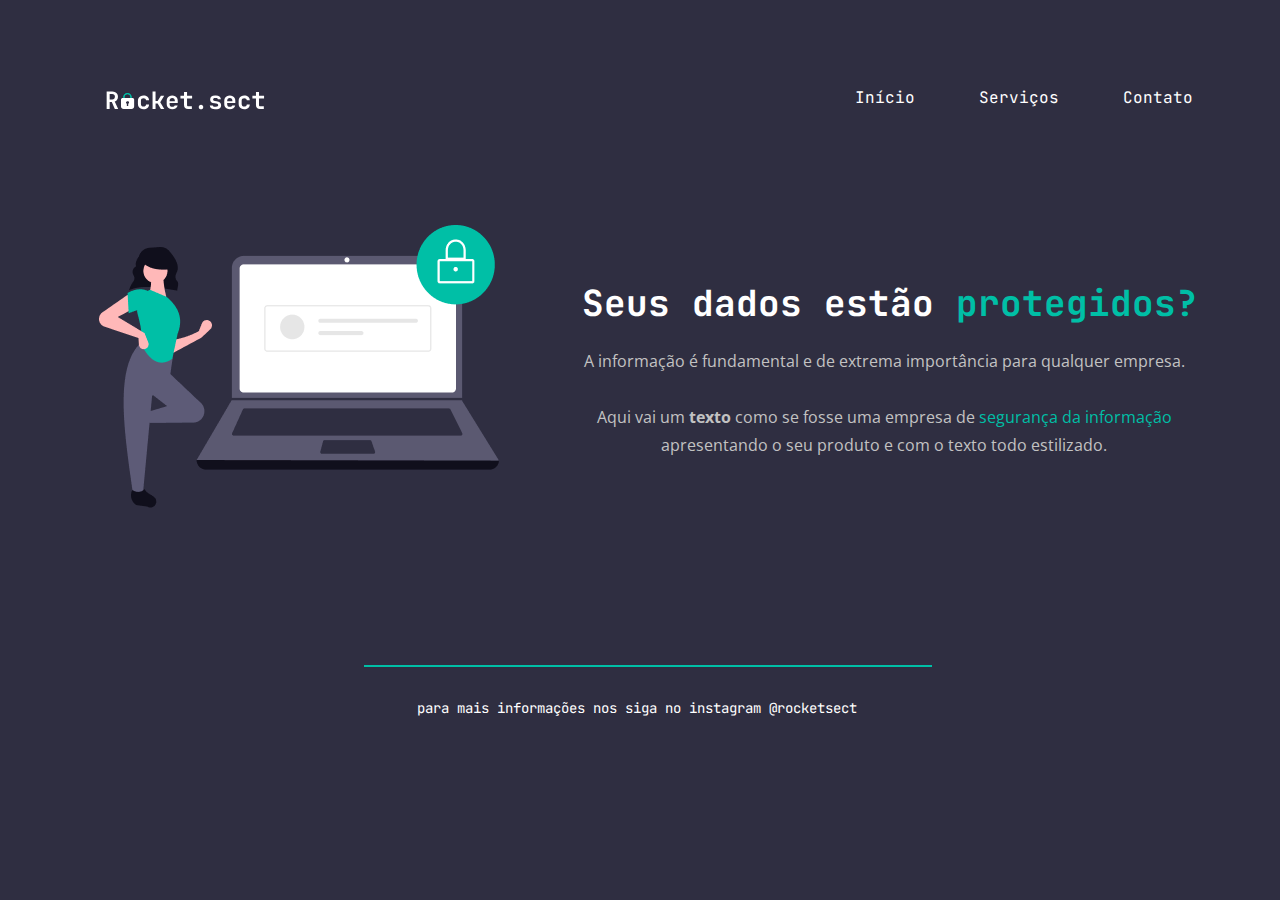
<file: recriando layout02/index.html>
<!DOCTYPE html>
<html lang="pt-br">
<head>
    <meta charset="UTF-8">
    <meta name="viewport" content="width=device-width, initial-scale=1.0">
    <title>Segurança WEB</title>
    <link rel="preconnect" href="https://fonts.googleapis.com">
    <link rel="preconnect" href="https://fonts.gstatic.com" crossorigin>
    <link href="https://fonts.googleapis.com/css2?family=JetBrains+Mono:wght@500;700&family=Open+Sans:wght@400;700&display=swap" rel="stylesheet">

    <link rel="stylesheet" href="estilo.css">
</head>
<body>
    <div class="page">

        <nav>
            <img src="img/logo.svg" alt="logo da rocket.sect">
            <ul>
                <li><a href="#">Início</a></li>
                <li><a href="#">Serviços</a></li>
                <li><a href="#">Contato</a></li>
            </ul>
        </nav>

        <main>
            
            <img src="img/img1.png" alt="mulher e notebook">
            
            <section>
                <h1>Seus dados estão <span>protegidos?</span></h1>
                <p>
                    A informação é fundamental e de extrema importância para qualquer empresa.
                    <br><br>
                    Aqui vai um <strong>texto</strong> como se fosse uma empresa de 
                    <span>segurança da informação</span> apresentando o seu produto e 
                    com o texto todo estilizado.
                </p>
            </section>

        </main>

        <footer>
            <div class="line"></div>
            <p>para mais informações nos siga no instagram @rocketsect</p>
        </footer>
        
    </div>
</body>
</html>
</file>
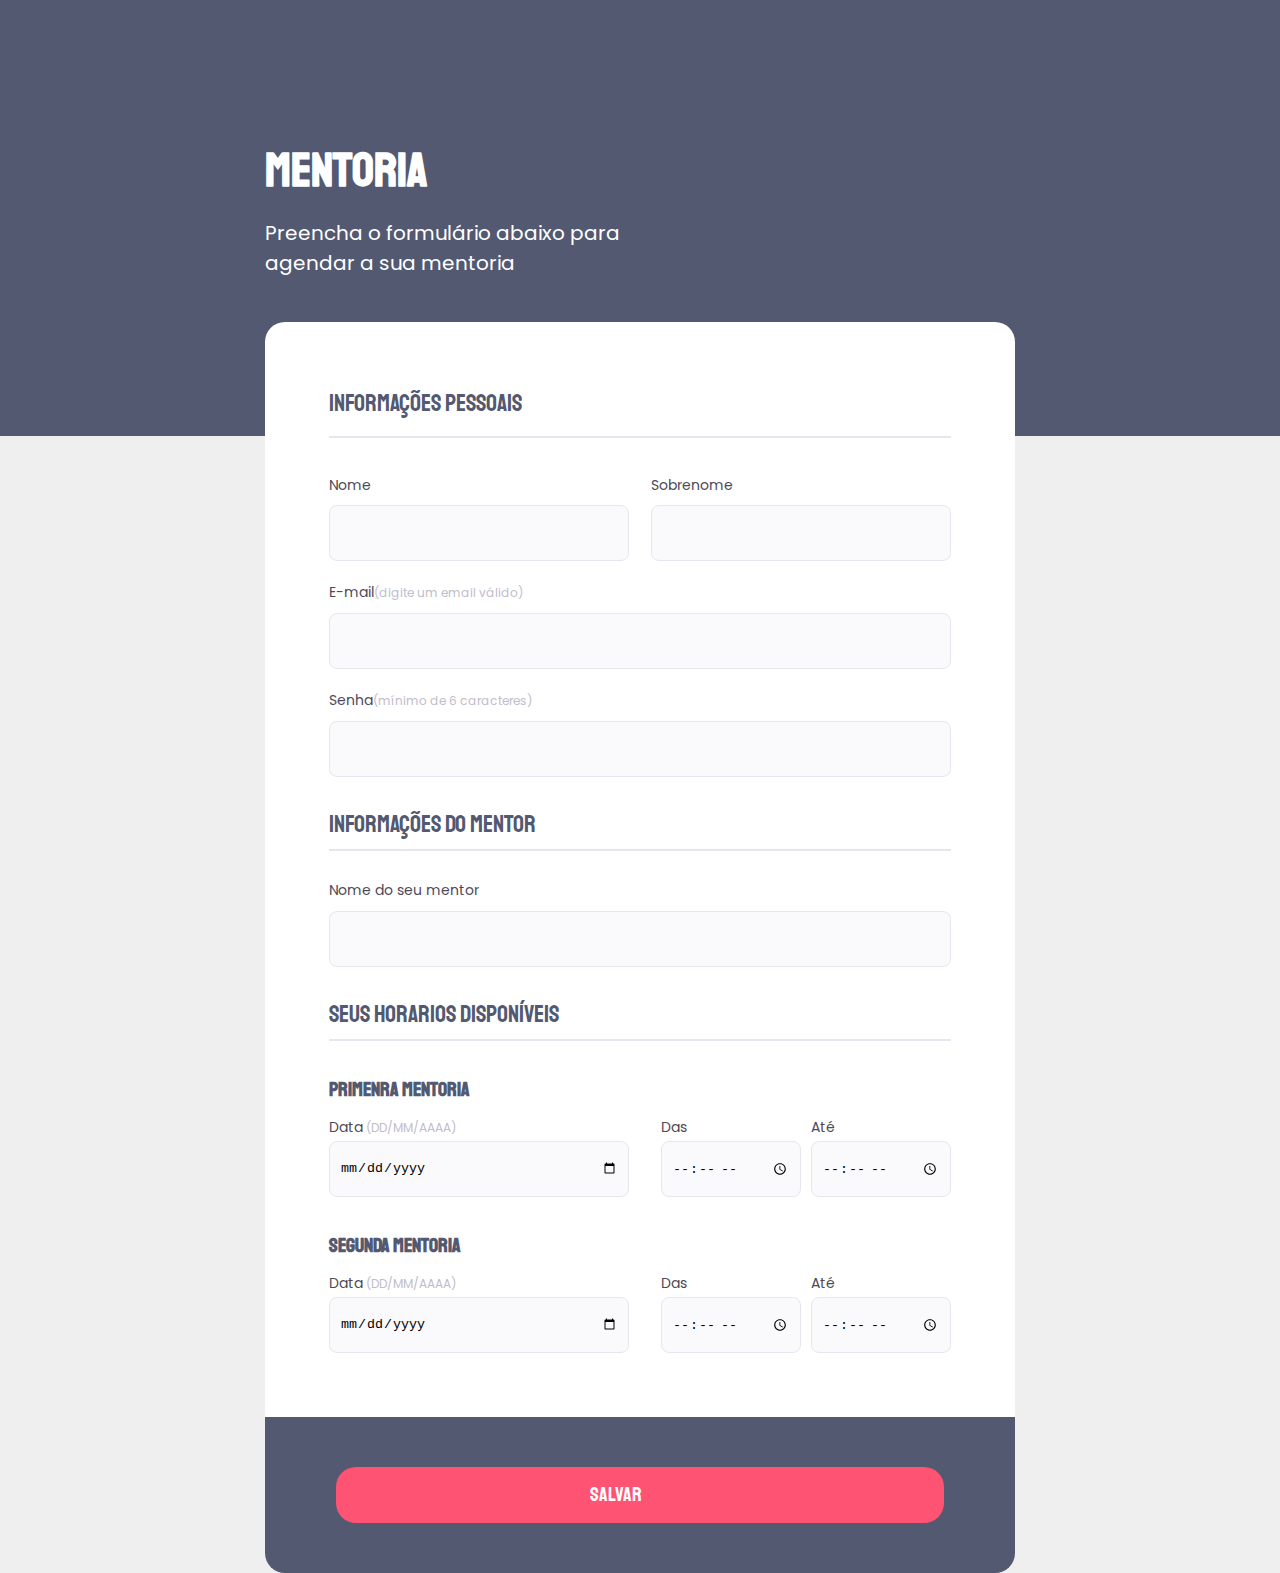
<file: recriandoLayout 03/index.html>
<!DOCTYPE html>
<html lang="pt-br">
<head>
    <meta charset="UTF-8">
    <meta name="viewport" content="width=device-width, initial-scale=1.0">
    <title>Mentoria</title>
    <link rel="stylesheet" href="style.css">
    <link rel="preconnect" href="https://fonts.googleapis.com">
    <link rel="preconnect" href="https://fonts.gstatic.com" crossorigin>
    <link href="https://fonts.googleapis.com/css2?family=Poppins&family=Staatliches&display=swap" rel="stylesheet">
</head>
<body>

    <header>
        <section>
            <h1>Mentoria</h1>
            <p>Preencha o formulário abaixo para agendar a sua mentoria</p>
        </section>
    </header>

    <main>
        <div class="fundo-form">
            <form id="form">

                <fieldset>
                    <div class="fieldset-wrapper">
                        <legend>Informações pessoais</legend>
                        <div class="separador"></div>
                        
                        <div class="display-row-nome">

                            <div class="input-wrapper">
                                <label for="nome">Nome</label>
                                <input type="text" name="" id="nome">
                            </div>
                            
                            <div class="input-wrapper">
                                <label for="sobrenome">Sobrenome</label>
                                <input type="text" name="" id="sobrenome">
                            </div>
                            
                        </div>

                        <div class="input-wrapper">
                            <label for="email">E-mail<span>(digite um email válido)</span></label>
                            <input type="email" name="" id="email">
                        </div>

                        <div class="input-wrapper">
                            <label for="senha">Senha<span>(mínimo de 6 caracteres)</span></label>
                            <input type="password" name="" id="senha">
                        </div>

                    </div>
                </fieldset>

                <fieldset>
                    <div class="fieldset-wrapper">
                        <legend>Informações do mentor</legend>
                        <div class="sub-separador"></div>

                        <div class="input-wrapper">
                            <label for="nomeMentor">Nome do seu mentor</label>
                            <input type="text" name="" id="nomeMentor">
                        </div>

                    </div>
                </fieldset>

                <fieldset>
                    <div class="fieldset-wrapper">
                        <legend>Seus Horarios disponíveis</legend>
                        <div class="sub-separador"></div>

                        <h2>Primenra Mentoria</h2>

                        <div class="display-row-data">
                            
                            <div class="input-wrapper-horario">
                                <label for="data">Data<span> (DD/MM/AAAA)</span></label>
                                <input type="date" name="" id="data">
                            </div>
                            
                            <div class="input-wrapper-horario">
                                <label for="das" id="label-das">Das</label>
                                <input type="time" name="" id="das">
                            </div>
                            
                            <div class="input-wrapper-horario">
                                <label for="ate">Até</label>
                                <input type="time" name="" id="ate">
                            </div>
                            
                        </div>

                        <h2>Segunda Mentoria</h2>

                        <div class="display-row-data">
                            
                            <div class="input-wrapper-horario">
                                <label for="segunda-data">Data<span> (DD/MM/AAAA)</span></label>
                                <input type="date" name="" id="segunda-data">
                            </div>
                            
                            <div class="input-wrapper-horario">
                                <label for="segunda-das" id="label-segunda-das">Das</label>
                                <input type="time" name="" id="segunda-das">
                            </div>
                            
                            <div class="input-wrapper-horario">
                                <label for="segunda-ate">Até</label>
                                <input type="time" name="" id="segunda-ate">
                            </div>
                            
                        </div>

                    </div>

                </fieldset>

            </form>
        </div>
    </main>

    <footer>

        <div class="fundo-footer">
            <div class="btn-wrapper">
                <input type="submit" value="SALVAR" id="btn-salvar" form="form">
            </div>
        </div>

    </footer>
    
</body>
</html>
</file>
<file: chessecake/style.css>
* {
    padding: 0;
    margin: 0;
    box-sizing: border-box;
}

:root {
    font-size: 62.5%;
}

body {
    font-size: 1.6rem;
    font-family: 'poppins';
    color: #A54328;
    
}

main {
    max-width: 32rem;
    margin-inline: auto;

    padding: 5.4rem 4rem;

    box-sizing: content-box;

    display: flex;
    flex-direction: column;
    gap: 3.2rem;
}

img {
    width: 100%;
}

h1 {
    color: #A54328;
    font-size: 2.8rem;
    font-weight: 700;
}

p, li, strong {
    font-size: 1.4rem;
    line-height: 1.8rem;
}

p, li {
    font-weight: normal;
}

.app {
    display: flex;
    flex-direction: column;
    gap: 3.2rem;
}

.receita h1{
    margin-bottom: 3rem;
}

ul, ol {
    font-weight: 700;
    padding-left: 2.4rem;
}

ul {
    margin-bottom: 3.2rem;
}

button {
    background: #A54328;
    color: #FFF;
    border: 0;
    padding: .8rem 1.2rem;
    border-radius: .6rem;
    margin-top: 3.2rem;
}

@media (min-width: 768px) {

    main {
        flex-direction: row;
        gap: 19rem;
        max-width: fit-content;
    }

    .app {
        max-width: 43.5rem
    }

    .receita {
        max-width: 52.5rem;
    }

}
</file>
<file: cupcake/style.css>
* {
    margin: 0;
    padding: 0;
    box-sizing: border-box;

    -webkit-font-smoothing: antialiased;
    -moz-osx-font-smoothing: grayscale;
}

:root {
    font-size: 62.5%;
    font-family: "Source Serif", sans-serif;
}

body {
    font-size: 1.6rem;
    font-weight: 400;
    color: #A54328;
}

h1, h2 {
    font-size: 2.8rem;
    line-height: 3.6rem;
}

p, li, strong {
    font-size: 1.4rem;
    line-height: 1.8rem;
}

img {
    width: 100%;
}

main {
    display: flex;
    flex-direction: column;
    gap: 3.6rem;
    max-width: 32rem;
    margin-inline: auto;
    padding: 5rem 3.7rem;
    box-sizing: content-box;
}

main .recipe {
    display: flex;
    flex-direction: column;
    gap: 3.6rem;
}

.recipe h1 {
    font-weight: 700;
}

main .ingredients h2 {
    margin-bottom: 3.6rem;
}

.ingredients ul, ol {
    padding-left: 2rem;
}

.ingredients ul {
    margin-bottom: 2.4rem;
}

main button {
    background-color: #A54328;
    color: white;
    
    border: none;
    border-radius: 0.5rem;
    
    padding: 0.8rem 1.2rem;
    margin-top: 1.7rem;
}

@media (min-width: 768px) {
    body {
        background-image: url(./assets/background.png);
    }

    main {
        flex-direction: row;
        max-width: fit-content;
        gap: 19.9rem;
    }

    main .recipe {
        max-width: 43.5rem;
        
    }

    main .ingredients {
        max-width: 52.5rem;
    }

    h1, h2 {
        font-size: 4rem;
        line-height: 5rem;
    }

    p, li, strong {
        font-size: 2rem;
        line-height: 2.5rem;
    }

    button {
        padding: 1rem 2rem;
        font-size: 1.4rem;
        line-height: 2.4rem;
    }

}
</file>
<file: desafio/style.css>
* {
    margin: 0;
    padding: 0;
    box-sizing: border-box;
}

:root {
    font-size: 62.5%;
}

body {
    background-color: #BFD7E4;
    font-family: "Poppins", sans-serif;
}

h1 {
    font-family: "Staatliches", sans-serif;
}

header {
    max-width: 100%;
    height: 46.5rem;
    background-color: #293241;
}

header section {
    display: flex;
    flex-direction: column;
    align-items: center;
    justify-items: center;

    color: white;

    padding: 10.7rem 34.5rem 0;
}

header section h1 {
    text-transform: uppercase;
    font-size: 3.6rem;    
    font-weight: 400;   
}

header section p {
    height: 4.6rem;
    font-size: 1.6rem;
    font-weight: 400;
    margin-bottom: 2px;
}

header section img {
    max-width: 22.5rem;
    height: 10.0rem;
    margin-bottom: 3.2rem;
}

header section .footer-form {
    width: 75.0rem;
    height: 13.3rem;

    display: flex;
    align-items: center;
    justify-content: center;
    
    background-color: #F67669;
    border-radius: 2rem 2rem 0px 0px;
}

header section .footer-form h1 {
    font-size: 2.4rem;
    font-weight: 400;
    line-height: 3.4rem;
}

main form {
    width: 75rem;
    height: auto;

    background-color: white;
    border-radius: 0px 0px 2rem 2rem;
    margin: 0 auto;
    padding: 3.1rem 6.4rem;
}

main form fieldset {
    border-style: none;
}

main form .fieldset-wrapper {
    display: flex;
    flex-direction: column;
    gap: 1.6rem;
}

main form .input-group {
    display: flex;
    flex-direction: row;
    gap: 2.2rem;
}

main form .input-wrapper {
    display: flex;
    flex-direction: column;
}

main form .group-date .input-data label,
main form .group-date .input-hour label,
main form .input-nome label,
main form .input-wrapper label {
    font-size: 1.4rem;
    font-weight: 400;
    line-height: 2.4rem;
    color: #4E4958;
}

main form .group-date .input-data label span,
main form .input-nome label span,
main form .input-wrapper label span{
    font-size: 12px;
    font-weight: 400;
    line-height: 20px;
    color: #C1BCCC;
}

main form .input-data input,
main form .input-nome input {
    width: 30rem;
    height: 5.5rem;
    border-radius: 8px;

    background-color: #FAFAFC;

    padding: 5px 1rem;
}

main form .input-wrapper textarea,
main form .input-wrapper select,
main form .input-wrapper input {
    width: 100%;
    height: 5.5rem;
    border-radius: 8px;
    background-color: #FAFAFC;

    padding: 5px 1rem;
}

main form fieldset .fieldset-wrapper legend {
    font-family: "Staatliches", sans-serif;
    font-size: 24px;
    font-style: normal;
    font-weight: 400;
    line-height: 34px;
    color: #253B51;

    margin: 3.5rem auto 0;
}

.fieldset-wrapper .separador {
    max-width: 100%;
    border: 1px solid #E6E6F0;
}

main form .checkbox-wrapper {
    position: relative;
}

main form .checkbox-wrapper input {
    position: absolute;
    top: 0;
    left: 0;
    opacity: 0;
}

main form .checkbox-wrapper label {
    display: flex;
    flex-direction: row;
    align-items: center;
    gap: 0.8rem;

    font-size: 14px;
    line-height: 24px;
    color: #4E4958;
}

main form .checkbox-wrapper label::before {
    content: '';
    border: 1px solid #e6e6f0;
    border-radius: 8px;
    width: 24px;
    height: 24px;
}

main form .checkbox-wrapper input:checked + label::before {
    background-image: url("data:image/svg+xml,%3Csvg width='24' height='24' viewBox='0 0 24 24' fill='none' xmlns='http://www.w3.org/2000/svg'%3E%3Cg clip-path='url(%23clip0_1702_14)'%3E%3Cpath d='M9 16.17L4.83 12L3.41 13.41L9 19L21 7L19.59 5.59L9 16.17Z' fill='%2342D3FF'/%3E%3C/g%3E%3Cdefs%3E%3CclipPath id='clip0_1702_14'%3E%3Crect width='24' height='24' fill='white'/%3E%3C/clipPath%3E%3C/defs%3E%3C/svg%3E%0A");
}

main form .checkbox-wrapper input:focus + label:before {
    outline: 2px solid black;
}

main form .input-wrapper textarea {
    height: 16.6rem;
    border-radius: 8px;
    border: 1px solid var(--back-lines-in-white, #E6E6F0);
    margin-bottom: 3rem;
}

main form .group-date {
    display: flex;
    flex-direction: row;
    align-items: center;
    gap: 1rem;
}

main form .input-hour input {
    width: 100%;
    height: 5.5rem;
    border-radius: 8px;
    background-color: #FAFAFC;

    padding: 5px 1rem;
}

form .submit-wrapper {
    width: 100%;
    margin: 6.4rem 0 0;
    border-radius: 2rem;

    background-color: #F67669;
}

form .submit-wrapper #enviar {
    display: flex;
    
    font-family: "Staatliches", sans-serif;
    font-size: 20px;
    font-style: normal;
    font-weight: 400;
    line-height: 26px;
    border-style: none;
    background-color: #F67669;
    color: #FFF;
    
    padding: 1.5rem 4rem;
    margin: 0 auto;

}
</file>
<file: desafio2 n acabei/style.css>
* {
    margin: 0;
    padding: 0;
    box-sizing: border-box;
    -webkit-font-smoothing: antialiased;
    -moz-osx-font-smoothing: grayscale;
}

:root {
    font-size: 62.5%;
    font-family: "Epilogue", sans-serif;

    --color-base-white: #FFF;
    --color-base-backgroud: #28293E;
    --color-base-p: #BBB3E5;
}

.app {
    max-width: 33rem;
    margin: 0 auto;
}

body {
    background-color: var(--color-base-backgroud);
    color: var(--color-base-white);
}

header {
    padding-top: 9.2rem;
    display: flex;
    flex-direction: column;
    gap: 2rem;
    align-items: center;
}

header p {
    color: var(--color-base-p);
    font-size: 1.6rem;
    line-height: 3.2rem;
    letter-spacing: 3px;
    text-transform: uppercase;
}

header h1 {
    font-size: 5.6rem;
    font-weight: 800;
    line-height: 6.4rem;
    letter-spacing: -1px;
    margin-bottom: 8rem;
}

main {
    display: grid;
    gap: 2rem;
    justify-content: center;
}

.item {
    position: relative;
    display: flex;
    flex-direction: column;
    gap: 2.3rem;
}

.item img {
    object-fit: cover;
    border-radius: .6rem;
}

.item h2 {
    display: flex;
    flex-direction: column;
    gap: 2.3rem;

    position: absolute;
    bottom: 5.2rem;
    left: 2.8rem;

    font-size: 4rem;
    font-weight: 800;
    line-height: 4.8rem;
}

.item h2 span {
    background-color: var(--color-base-white);
    color: black;
    border-radius: 1.9rem;
    padding: 0 1.5rem;
    font-size: 1.6rem;
    font-weight: 400;
    line-height: 3.2rem;
    width: fit-content;
}
</file>
<file: fotoBlog/style.css>
* {
    margin: 0;
    padding: 0;
    box-sizing: border-box;
    -webkit-font-smoothing: antialiased;
    -moz-osx-font-smoothing: grayscale;
}

:root {
    font-size: 62.5%;
    color: #202024;
    font-family: "Mulish", sans-serif;
    font-weight: 700;
}

#app {
    display: grid;
    grid-template-rows: max-content 1fr max-content;
    height: 100vh;
}

.content {
    width: min(112rem, 100%);
    margin: 0 auto;
    padding: 1.6rem 3.2rem;
}

header,
nav,
nav ul {
    display: flex;
    align-items: center;
    gap: 7.575rem;
    list-style: none;
}

header form {
    flex: 1;
}

nav ul li a{
    color: #202024;
}

nav ul li a:hover,
nav ul li span:hover {
    color: rgb(198, 198, 198);
}

ul li span {
    color: #8D8D99;
}


a {
    text-decoration: none;
}

.input-wrapper label {
    width: 1px;
    height: 1px;
    overflow: hidden;
    position: absolute;
}

.input-wrapper input {
    width: 100%;
    padding: 1.6rem;
    background-color: #F5F5F5;
    border: 0;
    border-radius: .6rem;
}

main {
    background-color: #F5F5F5;
    overflow-y: scroll;
}

.content h1 {
    margin: 1.6rem 0;
    font-size: 2.4rem;
}

.galery {
    display: grid;
    grid-template-columns: repeat(3, 1fr);
    gap: 2.2rem;

}

.galery .item {
    background-color: white;
    border-radius: .8rem;
    overflow: hidden;
}

.galery img {
    width: 100%;
    aspect-ratio: 16/9;
    object-fit: cover;
}

.galery .details {
    padding: 2.2rem;
}

.galery .details h2 {
    font-size: 1.8rem;
}

.galery .details .tags {
    margin-top: 1rem;
}

.galery .details .tags span {
    background-color: #F5F5F5;
    padding: .7rem;
    font-size: 1.2rem;
}

footer {
    display: flex;
    justify-content: center;
    font-weight: 600;
}
</file>
<file: galaxies/style.css>
* {
    padding: 0;
    margin: 0;
    box-sizing: border-box;
}

body {
    font-family: "Mulish", sans-serif;
    font-weight: 600;
    background-color: #121214;
    color: #E1E1E6;
    padding: 80px 104px;

    display: grid;
    justify-content: center;
}

header h1 {
    font-weight: 900;
    font-size: 60px;
    color: #02799D;
    margin-bottom: 8px;
}

header p {
    font-size: 32px;
    margin-bottom: 63px;
}

main {
    display: grid;
    grid-template-columns: repeat(3, 366px);
    gap: 48px 60px;

}

main .card {
    background-color: #202024;
    border-radius: 8px;
    overflow: hidden;
    display: flex;
    flex-direction: column;
    gap: 24px;
}

main .card h2, p {
    padding: 0 32px
}

.card h2 {
    font-size: 36px;
}

.card p {
    font-size: 20px;
    padding-bottom: 32px;
}
</file>
<file: MobileFist/style.css>
* {
    margin: 0;
    padding: 0;
    box-sizing: border-box;
}

:root {
    font-size: 62.5%;
}

body {
    font-family: 'Epilogue', sans-serif;
    font-size: 1.6rem;
    background: #ECE9FD;
    padding: 60px 23px 66px;
}

main {
    max-width: 33rem;
    margin: auto;
}

main p:first-child {
    color:  #7158EF;
    font-weight: 400;
    line-height: 3.2rem;
    letter-spacing: .3rem;
    text-transform: uppercase;

    margin-bottom: 1.7rem;
}

main h1 {
    color: #090039;

    font-size: 4rem;
    font-weight: 800;
    line-height: 4.8rem;

    margin-bottom: 1.5rem;
}

main h1 + p {
    color: rgba(10, 0, 57, 0.64);
    font-weight: 400;
    line-height: 3.2rem;

    margin-bottom: 3.2rem;
}

main a {
    text-decoration: none;
    color: #090039;
    font-weight: 400;
    line-height: 3.2rem;
}

main a:hover {
    color: #2103cc;
}

ul {
    list-style: none;
    margin-top: 7.2rem;
}

ul li span {
    color: #090039;
    font-size: 7.2rem;
    font-weight: 800;
    line-height: 8rem;
    letter-spacing: -2px;
}

ul li {
    color: #090039;
    font-size: 2.4rem;
    font-weight: 700;
    line-height: 3.2rem;

    display: flex;
    gap: 3.8rem;
}
</file>
<file: projeto 01/estilo.css>
body{
    font-family: 'Open Sans', sans-serif;
    text-align: center;
}

#hero{
    width: 592px;
    height: 579px;
    margin: 0 auto 72px;
}

#hero img{
    margin: 0 auto 72px;
}

h1{
    font-family: 'inter', sans-serif;
    font-size: 49px;
    line-height: 56px;
    font-weight: normal;
    margin: 0 auto 32px
}

h1 span{
    font-weight: bold;
}


p{
    color: #7D7987;
    font-size: 14px;
    line-height: 28px;
    margin: auto;
}

span{
    color: #FF9900;
}

#footer{
    font-size: 14px;
    line-height: 28px;
}

#footer a+a{
    margin-left: 28px;
}

#footer #line{
    width: 568px;
    height: 0;
    border: 1px #ECEFF2 solid;
    margin: 0 auto 8px;
}

a{
    color: #FF9900;
    margin: auto;
}

#bola{
    position: fixed;
    bottom: 0px;
    right: 0px;
}
</file>
<file: projeto 02/style.css>
body {
    margin: 0;
  
    font-family: "Open Sans", sans-serif;
  
    background: linear-gradient(90deg, rgb(227, 255, 248, 0) 82.08%, rgb(227, 255, 248, 0.38) 100%);
  
    min-height: 100vh;
  }
  
  .page {
    width: 1000px;
    margin: auto;
    padding-top: 65px;
  }
  
  nav {
    display: flex;
    justify-content: space-between;
    align-items: center;
    margin-bottom: 15px;
  }
  
  ul {
    display: flex;
    list-style: none;
    margin: 0;
    padding: 0;
    gap: 48px;
  }
  
  a {
    color: #1f1534;
    text-decoration: none;
  }
  
  ul li a {
      opacity: 0.5;
  }
  
  ul li a:hover {
    font-weight: bold;
    opacity: 1;
  }

  main{
    display: flex;
    justify-content: space-between;
    align-items: center;
    margin: 0 auto 80px;
  }
  
  main section h1 {
    margin: 0px auto 40px;
  }
  
  h1, ul {
    font-family: "Mulish", sans-serif;
  }
  
  h1 {
    font-size: 49px;
    line-height: 56px;
    color: #1f1534;
  
    font-weight: normal;
  
    width: 490px;
  }
  
  h1 span {
    color: #89c5cc;
    font-weight: bold;
  }
  
  section p {
    font-size: 14px;
    line-height: 28px;
    color: #7d7987;
    margin: 0px auto 55px;
  }
  
  button {
    color: white;
    font-family: "Open Sans", sans-serif;
  
    background: #69B99D;
    border: 0;
    padding: 16px 32px 16px 32px;
  
    display: flex;
    justify-content: space-around;
    gap: 12px;
  
    border-radius: 4px;
  
    cursor: pointer;
  }
  
  button:hover {
      background: #4EA788;
  }
  
  footer {
    font-size: 14px;
    line-height: 28px;
  
    text-align: center;
  
    margin-top: 80px;
  }
  
  footer a {
    font-weight: bold;
  }
  
  #balls {
      bottom: 0;
      left: 0;
  }
</file>
<file: projeto 03/style.css>
*{
    box-sizing: border-box;
    margin: 0;
    padding: 0;
}

body {
    background-color: #D6D6D6;
    font-family: "Poppins", sans-serif;
    font-weight: regular;
}

.fundo-preto {
    width: 100%;
    height: 368px;
    position: absolute;
    top: 0;
    left: 0;
    z-index: -1;
    background-color: #121214;
}

header{
    width: 736px;
    margin: auto;
}

header section {
    width: 319px;
    height: 160px;
}

header section h1 {
    font-family: "Archivo" sans-serif;
    font-weight: bold;
    font-size: 36px;
    line-height: 42px;
    color: white;
    margin-bottom: 24px;
}

header section p {
    font-size: 16px;
    line-height: 26px;
    color: #42D3FF;
    margin-bottom: 42px;
}

main {
    display: flex;
    flex-direction: column;
    gap: 0;
}

main .fundo-branco {
    width: 736px;
    height: auto;
    margin: 282px auto 227px;
    background-color: #FAFAFC;
    border-radius: 8px;
}

main .fundo-branco form {
    padding: 64px;

    display: flex;
    flex-direction: column;
    gap: 48px;
}

main form fieldset {
    border: none;
}

main form fieldset .fieldset-wrapper {
    display: flex;
    flex-direction: column;
    gap: 24px;
}

main form fieldset legend {
    color: #32264D;
    font-family: Archivo;
    font-weight: 600;
    line-height: 34px;
    font-size: 24px;
    padding-bottom: 16px;
    width: 100%;
    border-bottom: 1px #E6E6F0 solid;
    margin-bottom: 24px;
}

main form fieldset .input-wrapper{
    display: flex;
    flex-direction: column;
}


main form fieldset .input-wrapper label {
    font-size: 14px;
    line-height: 24px;
    margin-bottom: 8px;
} 

main form fieldset .input-wrapper label span{
    color: #C1BCCC;
    font-size: 12px;
    line-height: 20px;
}
main form fieldset .input-wrapper label span:hover {
    color: #777380;
}

main form fieldset .input-wrapper input,
main form fieldset .input-wrapper textarea,
main form fieldset .input-wrapper select {
    height: 56px;
    padding: 0 50px;
    
    border-radius: 8px;
    border: 1px solid #E6E6F0;
    background: #FAFAFC;
    
}

main form fieldset .input-wrapper input:hover,
main form fieldset .input-wrapper select:hover,
main form fieldset .input-wrapper textarea:hover {
    border: 1px solid #797484;
}

main form fieldset .input-wrapper select {
    height: 56px;
    
    font-size: 16px;
    line-height: 26px;
    color: #C1BCCC;
    
    appearance: none;
    
    background-image: url("data:image/svg+xml,%3Csvg width='24' height='24' viewBox='0 0 24 24' fill='none' xmlns='http://www.w3.org/2000/svg'%3E%3Cg clip-path='url(%23clip0_1_54)'%3E%3Cpath d='M8 10L12 14L16 10' stroke='%239C98A6' stroke-width='1.5' stroke-linecap='round' stroke-linejoin='round'/%3E%3C/g%3E%3Cdefs%3E%3CclipPath id='clip0_1_54'%3E%3Crect width='24' height='24' fill='white'/%3E%3C/clipPath%3E%3C/defs%3E%3C/svg%3E%0A");
    background-repeat: no-repeat;
    background-position: right 24px top 50%;
}

main form fieldset .input-wrapper select option{
    color:#121214;
}

main form fieldset .fieldset-wrapper .data {
    display: flex;
    flex-direction: row;
    gap: 20px;
}

#event-day{
    width: 312px;
    height: 56px;
}

#event-firstTime {
    width: 128px;
    height: 56px;
}

#event-lastTime {
    width: 128px;
    height: 56px;
}

footer .botao-wrapper {
    width: 736px;
    height: 136px;
    background-color: #F0F0F4;
    margin: -230px auto;
    padding: 40px 63px 40px 65px;

}

#enviar {
    font-family: "Archivo", sans-serif;
    font-size: 16px;
    line-height: 26px;

    width: 608px;
    height: 56px;
    border-radius: 8px;
    border-style: none;

    background: #04D361;
    color: white;
}

#enviar:hover {
    background: #058b41;
}

main fieldset .checkbox-wrapper{
    position: relative;
}

main fieldset .checkbox-wrapper input{
    position: absolute;
    top: 0;
    left: 0;
    opacity: 0;
}

main fieldset .checkbox-wrapper label{
    font-size: 14px;
    display: flex;
    align-items: center;
    gap: 16px;
}

main fieldset .checkbox-wrapper label::before{
    content: '';
    border: 1px solid #e6e6f0;
    border-radius: 8px;
    width: 24px;
    height: 24px;
}

main fieldset .checkbox-wrapper input:checked + label::before{
    background-image: url("data:image/svg+xml,%3Csvg width='24' height='24' viewBox='0 0 24 24' fill='none' xmlns='http://www.w3.org/2000/svg'%3E%3Cg clip-path='url(%23clip0_1702_14)'%3E%3Cpath d='M9 16.17L4.83 12L3.41 13.41L9 19L21 7L19.59 5.59L9 16.17Z' fill='%2342D3FF'/%3E%3C/g%3E%3Cdefs%3E%3CclipPath id='clip0_1702_14'%3E%3Crect width='24' height='24' fill='white'/%3E%3C/clipPath%3E%3C/defs%3E%3C/svg%3E%0A");
}

main fieldset .checkbox-wrapper input:focus + label:before{
    outline: 2px solid black;
}

input:invalid {
    border: 2px solid red;
 }
</file>
<file: projeto04/style.css>
* {
    margin: 0;
    padding: 0;
    box-sizing: border-box;
}

:root {
    font-size: 62.5%;
}

body {
    font-family: 'Epilogue', sans-serif;
    font-size: 1.6rem;
    background-color: #ECE9FD;
}

main {
    max-width: 37.5rem;
    padding: 6rem 2.3rem 6.6rem 2.3rem;
}

main p:first-child {
    text-transform: uppercase;
    font-size: 1.6rem;
    line-height: 3.2rem;
    letter-spacing: 3px;
    color: #7158EF;

    margin-bottom: 1.7rem;

}

main h1 {
    font-size: 4rem;
    font-weight: 80.0rem;
    line-height: 4.8rem;

    margin-bottom: 1.5rem;
}

main h1 + p {
    font-size: 1.6rem;
    line-height: 3.2rem;
    color: rgba(10, 0, 57, 0.64);
    text-shadow: 0px 4px 4px 0px rgba(0, 0, 0, 0.25);

    margin-bottom: 3.2rem;
}

main a {
    font-size: 1.6rem;
    line-height: 3.2rem;
    color: #090039;
}

main ul {
    list-style: none;
    display: flex;
    flex-direction: column;

    margin-top: 7.2rem;
}

main ul li {
    display: flex;
    gap: 3.8rem;
    max-width: 25.7rem;
    
    color: var(--text-dark, #090039);

    font-size: 24px;
    font-weight: 700;
    line-height: 32px;

    margin-bottom: 3.2rem;
}

main ul li span {
    font-size: 7.2rem;
    font-weight: 800;
    line-height: 8rem;
    color: #090039;
    letter-spacing: -2px;
}

@media (min-width: 40em) {
    main {
        max-width: 1440px;
        display: flex;
        gap: 16.6rem;
        padding: 8rem 28.4rem 10.8rem 13.5rem;
    }

    main ul li{
        gap: 55px;
        min-width: 420px;
        align-items: center;
    }
}
</file>
<file: recriando layout02/estilo.css>
body{
    background-color: #2F2E41;
    font-family: "Open Sans", sans-serif;
    color: #7D7987;
}

.page {
    width: 1280px;
    margin: auto;
}

nav{
    display: flex;
    justify-content: space-between;
    align-items: center;
    margin: 71px 95px 101px;
}

nav ul {
    font-family: "JetBrains Mono", sans-serif;
    display: flex;
    gap: 64px;
}

nav ul li {
    list-style-type: none;
    font-weight: normal;
}

nav ul li a:hover{
    font-weight: bold;
    opacity: 1;
}

a{
    color: white;
    text-decoration: none;
}

main{
    margin: 0px 90px;
    display: flex;
    justify-content: space-between;
    align-items: center;
}

main section h1 {
    font-family: "JetBrains Mono", sans-serif;
    color: white;
    text-align: center;

    font-size: 36px;
    line-height: 40px;
}

main section h1 span {
    color: #00BFA6;
}

main section p {
    width: 604px;
    text-align: center;
    font-family: "Open Sans", sans-serif;
    font-size: 16px;
    line-height: 28px;
    color: #C2C2C2;
}

main section p span {
    color: #00BFA6;
}
footer {
    font-family: "JetBrains Mono", sans-serif;
    width: 568px;
    height: 55px;
    padding: 157px 356px 23px;

    color: white;
}

footer .line {
    border: 1px #00BFA6 solid;
    margin: auto;
}

footer p {
    width: 462px;
    font-size: 14px;
    line-height: 28px;
    margin: 27px auto 0px
}
</file>
<file: recriandoLayout 03/style.css>
* {
    margin: 0;
    padding: 0;
    box-sizing: border-box;
}

body {
    background-color: #EFEFEF;
    font-family: "Poppins", sans-serif;
}

header {
    position: absolute;
    width: 100%;
    height: 436px;
    top: 0;
    left: 0;

    background-color: #535971;
    z-index: -1;
}

header section {
    display: flex;
    flex-direction: column;
    gap: 18px;
    width: 750px;
    margin: 140px auto;
}

header section h1 {
    font-family: "Staatliches", sans-serif;
    font-size: 48px;
    line-height: auto;
    color: white;
}

header section p {
    font-size: 20px;
    line-height: auto;
    color: white;

    width: 417px;
}

main .fundo-form,
footer .fundo-footer {
    width: 750px;
    height: auto;

    background-color: white;
    border-radius: 20px 20px 0 0;

    margin: 322px auto 0;
}

main .fundo-form {
    padding: 64px;
    padding-top: 34px;
}

fieldset {
    border: none;
}

fieldset legend {
    text-transform: uppercase;
}

main .fundo-form fieldset .fieldset-wrapper {
    color: #535971;
    font-size: 24px;
    font-family: "Staatliches", sans-serif;
    line-height: 34px;
    margin-top: 30px;
}

.separador {
    margin: 16px auto;
    border: 1px solid #E6E6F0;
}

.sub-separador {
    margin: 8px auto;
    border: 1px solid #E6E6F0;
}

main .fundo-form .fieldset-wrapper .display-row-nome,
main .fundo-form .fieldset-wrapper .display-row-data {
    display: flex;
    flex-direction: row;
    gap: 22px;
}

main .fundo-form .fieldset-wrapper .display-row-data {
    gap: 10px;
}

main .fundo-form .fieldset-wrapper .display-row-nome .input-wrapper label,
main .fundo-form .fieldset-wrapper .input-wrapper-horario label,
main .fundo-form .fieldset-wrapper .input-wrapper label {
    font-family: "Poppins", sans-serif;
    font-size: 14px;
    line-height: 24px;
    color: #4E4958;

    margin-bottom: 8px;
}

main .fundo-form .fieldset-wrapper .display-row-nome .input-wrapper input,
main .fundo-form .fieldset-wrapper .input-wrapper-horario input,
main .fundo-form .fieldset-wrapper .input-wrapper input {
    width: 100%;
    height: 56px;

    border-radius: 8px;
    border: 1px solid #E6E6F0;
    background: #FAFAFC;
    
    padding: 5px 10px;
}

main .fundo-form .fieldset-wrapper .display-row-nome .input-wrapper input {
    width: 300px;
}

main .fundo-form .fieldset-wrapper .input-wrapper {
    display: flex;
    flex-direction: column;
}

main .fundo-form .fieldset-wrapper .input-wrapper label {
    margin-top: 19px;
    margin-bottom: 9px;
}

main .fundo-form .fieldset-wrapper .input-wrapper label span,
main .fundo-form .fieldset-wrapper .input-wrapper-horario label span{
    width: 148px;
    height: 20px;

    color: #C1BCCC;
    font-size: 12px;
    font-family: Poppins;
    line-height: 20px;
}
#data, #segunda-data{
    width: 300px;
}

#das, #ate, #segunda-das, #segunda-ate {
    width: 140px;
}

#label-das, #label-segunda-das, #das, #segunda-das{
    margin-left: 22px;
}

h2 {
    color: #535971;
    font-size: 20px;
    font-family: "Staatliches", sans-serif;
    line-height: 34px;

    margin-top: 32px;
}

main .fundo-form .fieldset-wrapper .input-wrapper-horario label {
    margin-top: 8px;
}

footer .fundo-footer {
    background-color: #535971;
    border-radius: 0px 0px 20px 20px;

    margin: auto;
    padding: 50px 71px 50px 71px;
}

footer .fundo-footer .btn-wrapper {
    width: 608px;

    border-radius: 20px;
    background: #FF5374;

    padding: 15px 40px 15px 40px;
    margin: auto;
}

footer .fundo-footer .btn-wrapper #btn-salvar {
    font-family: "Staatliches", sans-serif;
    font-size: 20px;
    line-height: 26px;

    background: #FF5374;
    color: #FFF;

    margin-left: 214px;
    border-style: none;
}
</file>
